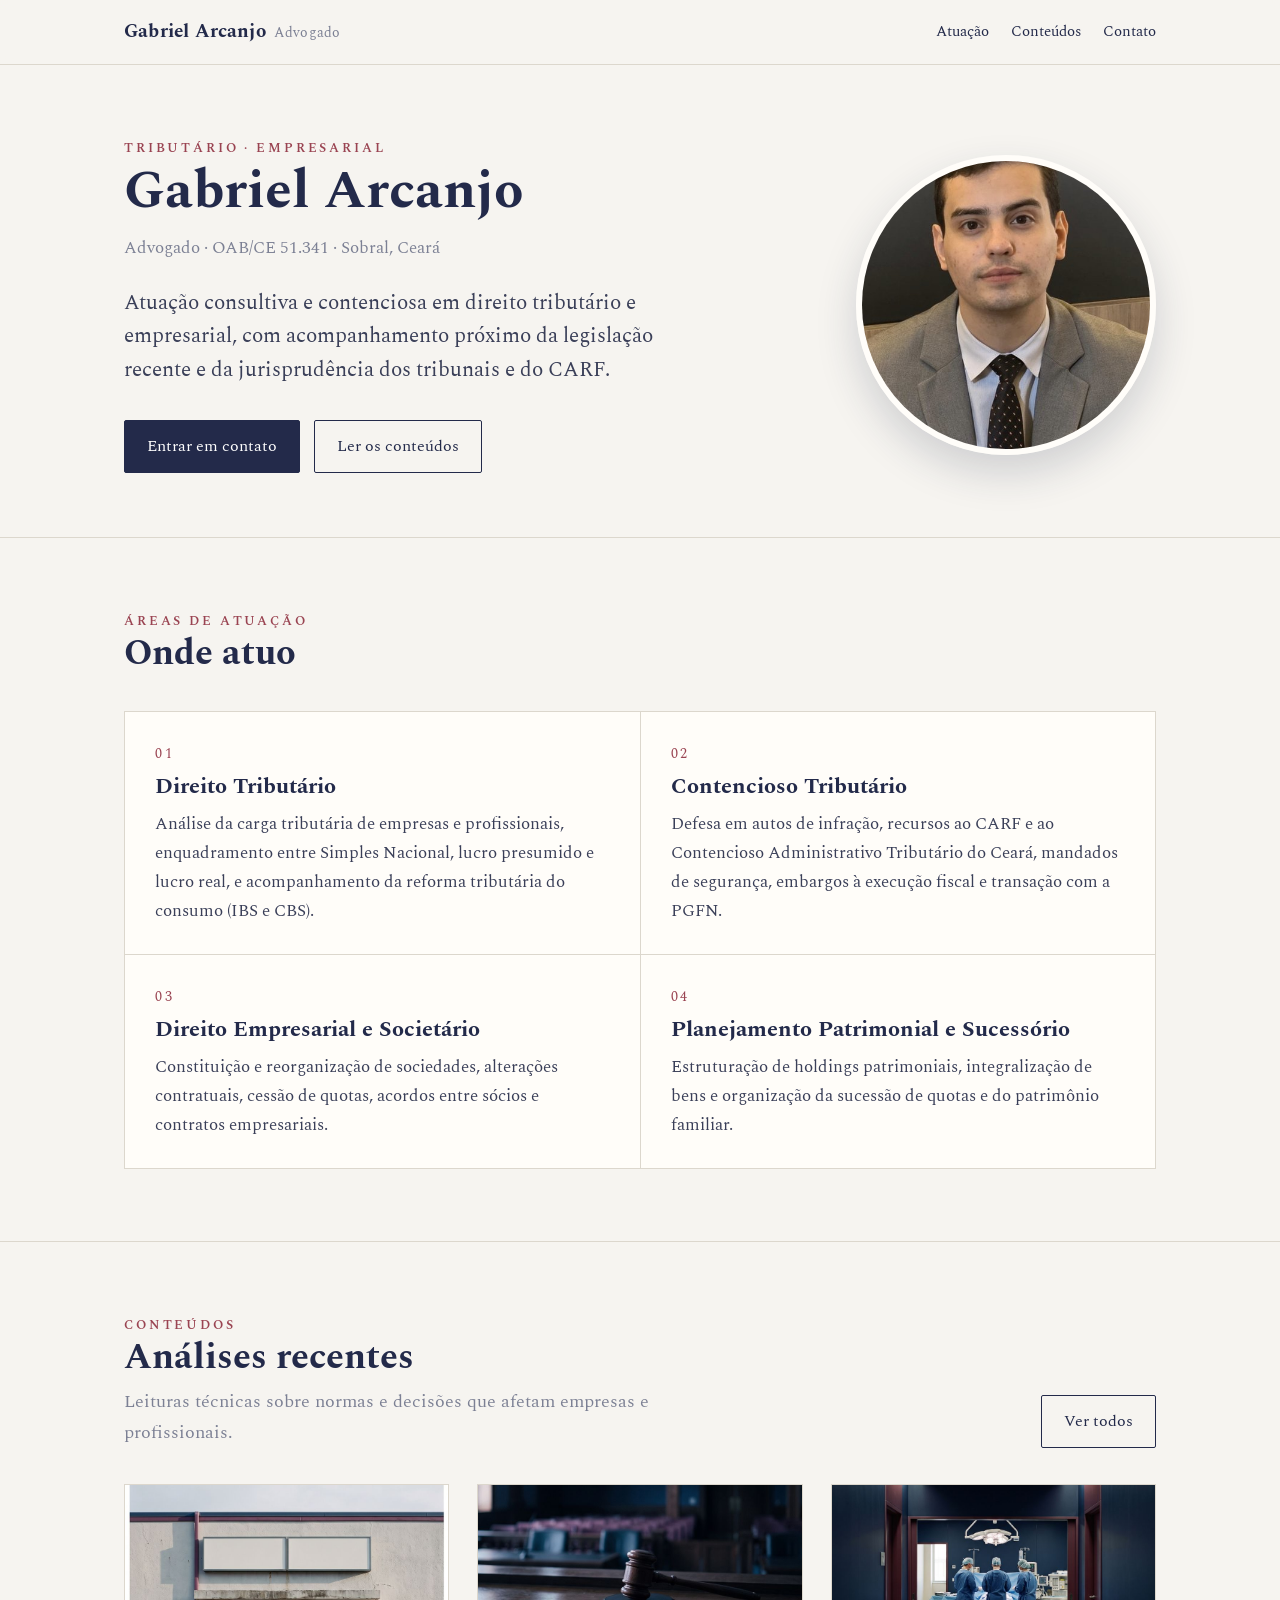
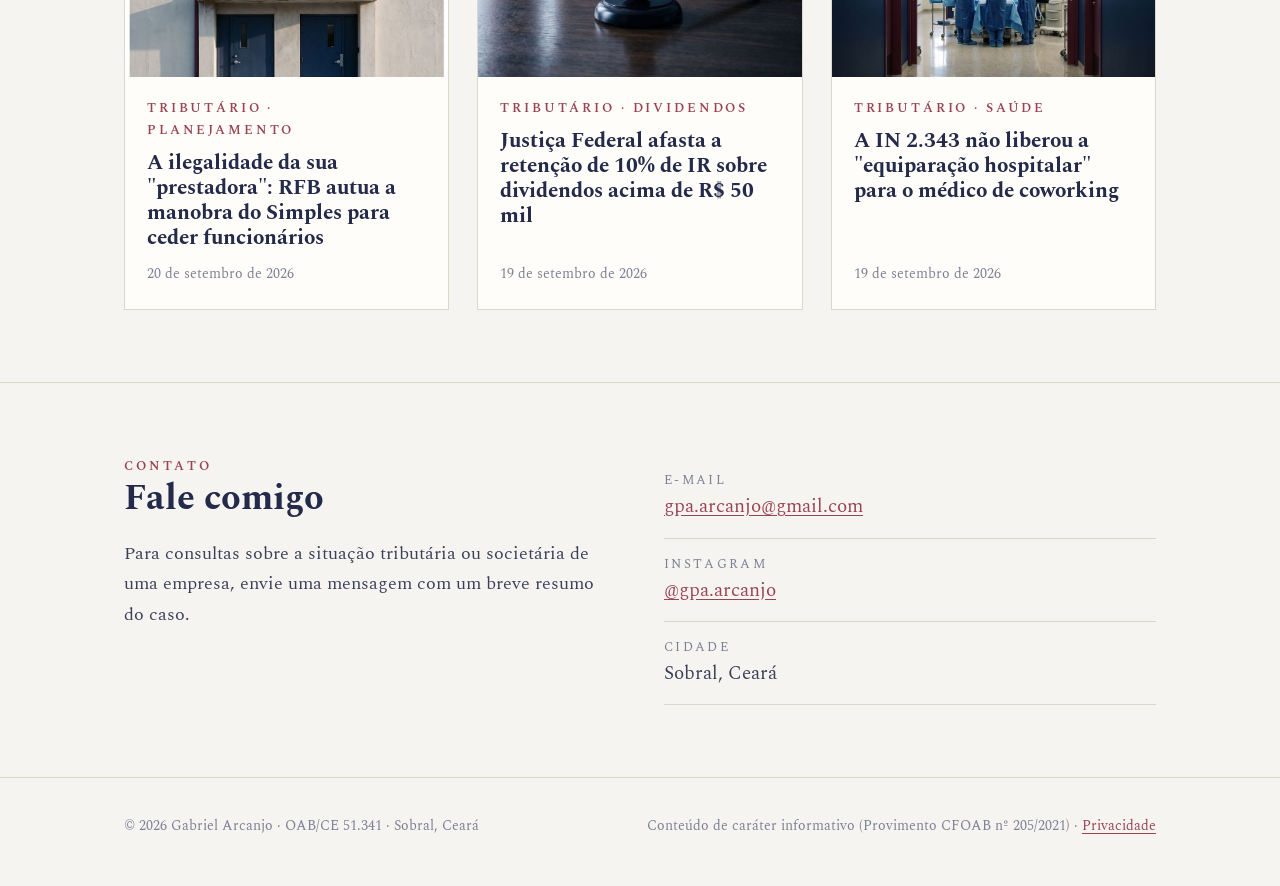
<file: index.html>
<!DOCTYPE html>
<html lang="pt-BR">
<head>
<meta charset="utf-8">
<meta name="viewport" content="width=device-width, initial-scale=1">
<title>Gabriel Arcanjo — Advogado · Tributário e Empresarial</title>
<meta name="description" content="Gabriel Arcanjo, advogado (OAB/CE 51.341) em Sobral, Ceará. Direito tributário e empresarial.">
<meta property="og:title" content="Gabriel Arcanjo — Advogado · Tributário e Empresarial">
<meta property="og:description" content="Gabriel Arcanjo, advogado (OAB/CE 51.341) em Sobral, Ceará. Direito tributário e empresarial.">
<meta property="og:type" content="website">
<link rel="preconnect" href="https://fonts.googleapis.com">
<link rel="preconnect" href="https://fonts.gstatic.com" crossorigin>
<link href="https://fonts.googleapis.com/css2?family=Spectral:ital,wght@0,400;0,600;0,700;1,400&display=swap" rel="stylesheet">
<link rel="stylesheet" href="estilo.css">
</head>
<body>
<header class="topo"><div class="envelope">
  <a class="marca" href="index.html">Gabriel Arcanjo<small>Advogado</small></a>
  <nav class="menu"><a href="index.html#atuacao">Atuação</a><a href="conteudos/index.html">Conteúdos</a><a href="index.html#contato">Contato</a></nav>
</div></header>

<section class="heroi"><div class="envelope">
  <div>
    <div class="rubrica">Tributário · Empresarial</div>
    <h1>Gabriel Arcanjo</h1>
    <p class="oab">Advogado · OAB/CE 51.341 · Sobral, Ceará</p>
    <p class="intro">Atuação consultiva e contenciosa em direito tributário e empresarial, com acompanhamento
    próximo da legislação recente e da jurisprudência dos tribunais e do CARF.</p>
    <div class="botoes"><a class="botao cheio" href="#contato">Entrar em contato</a>
    <a class="botao vazio" href="conteudos/index.html">Ler os conteúdos</a></div>
  </div>
  <img class="foto" src="img/gabriel.jpg" alt="Gabriel Arcanjo">
</div></section>

<section class="bloco" id="atuacao"><div class="envelope">
  <div class="cabeca"><div><div class="rubrica">Áreas de atuação</div><h2>Onde atuo</h2></div></div>
  <div class="grade-areas"><div class="area"><div class="num">01</div><h3>Direito Tributário</h3><p>Análise da carga tributária de empresas e profissionais, enquadramento entre Simples Nacional, lucro presumido e lucro real, e acompanhamento da reforma tributária do consumo (IBS e CBS).</p></div><div class="area"><div class="num">02</div><h3>Contencioso Tributário</h3><p>Defesa em autos de infração, recursos ao CARF e ao Contencioso Administrativo Tributário do Ceará, mandados de segurança, embargos à execução fiscal e transação com a PGFN.</p></div><div class="area"><div class="num">03</div><h3>Direito Empresarial e Societário</h3><p>Constituição e reorganização de sociedades, alterações contratuais, cessão de quotas, acordos entre sócios e contratos empresariais.</p></div><div class="area"><div class="num">04</div><h3>Planejamento Patrimonial e Sucessório</h3><p>Estruturação de holdings patrimoniais, integralização de bens e organização da sucessão de quotas e do patrimônio familiar.</p></div></div>
</div></section>

<section class="bloco" id="conteudos"><div class="envelope">
  <div class="cabeca"><div><div class="rubrica">Conteúdos</div><h2>Análises recentes</h2>
  <p>Leituras técnicas sobre normas e decisões que afetam empresas e profissionais.</p></div>
  <a class="botao vazio" href="conteudos/index.html">Ver todos</a></div>
  <div class="grade-conteudos"><a class="cartao" href="conteudos/prestadora-simples-cessao-simulacao.html"><img src="img/2026-09-20_prestadora-simples-cessao-simulacao-foto.jpg" alt="" loading="lazy"><div class="corpo"><div class="rubrica">Tributário · Planejamento</div><h3>A ilegalidade da sua &quot;prestadora&quot;: RFB autua a manobra do Simples para ceder funcionários</h3><div class="data">20 de setembro de 2026</div></div></a><a class="cartao" href="conteudos/ir-10-dividendos-decisao.html"><img src="img/2026-09-19_ir-10-dividendos-decisao-foto.jpg" alt="" loading="lazy"><div class="corpo"><div class="rubrica">Tributário · Dividendos</div><h3>Justiça Federal afasta a retenção de 10% de IR sobre dividendos acima de R$ 50 mil</h3><div class="data">19 de setembro de 2026</div></div></a><a class="cartao" href="conteudos/in-2343-equiparacao-hospitalar.html"><img src="img/2026-09-19_in-2343-equiparacao-hospitalar-foto.jpg" alt="" loading="lazy"><div class="corpo"><div class="rubrica">Tributário · Saúde</div><h3>A IN 2.343 não liberou a &quot;equiparação hospitalar&quot; para o médico de coworking</h3><div class="data">19 de setembro de 2026</div></div></a></div>
</div></section>

<section class="bloco contato" id="contato"><div class="envelope">
  <div><div class="rubrica">Contato</div><h2>Fale comigo</h2>
  <p>Para consultas sobre a situação tributária ou societária de uma empresa, envie uma mensagem com um breve
  resumo do caso.</p></div>
  <ul>
    <li><span>E-mail</span><a href="mailto:gpa.arcanjo@gmail.com">gpa.arcanjo@gmail.com</a></li>
    <li><span>Instagram</span><a href="https://www.instagram.com/gpa.arcanjo/">@gpa.arcanjo</a></li>
    <li><span>Cidade</span>Sobral, Ceará</li>
  </ul>
</div></section>

<footer class="rodape"><div class="envelope">
  <div>© 2026 Gabriel Arcanjo · OAB/CE 51.341 · Sobral, Ceará</div>
  <div>Conteúdo de caráter informativo (Provimento CFOAB nº 205/2021) · <a href="privacidade.html">Privacidade</a></div>
</div></footer>
</body>
</html>
</file>
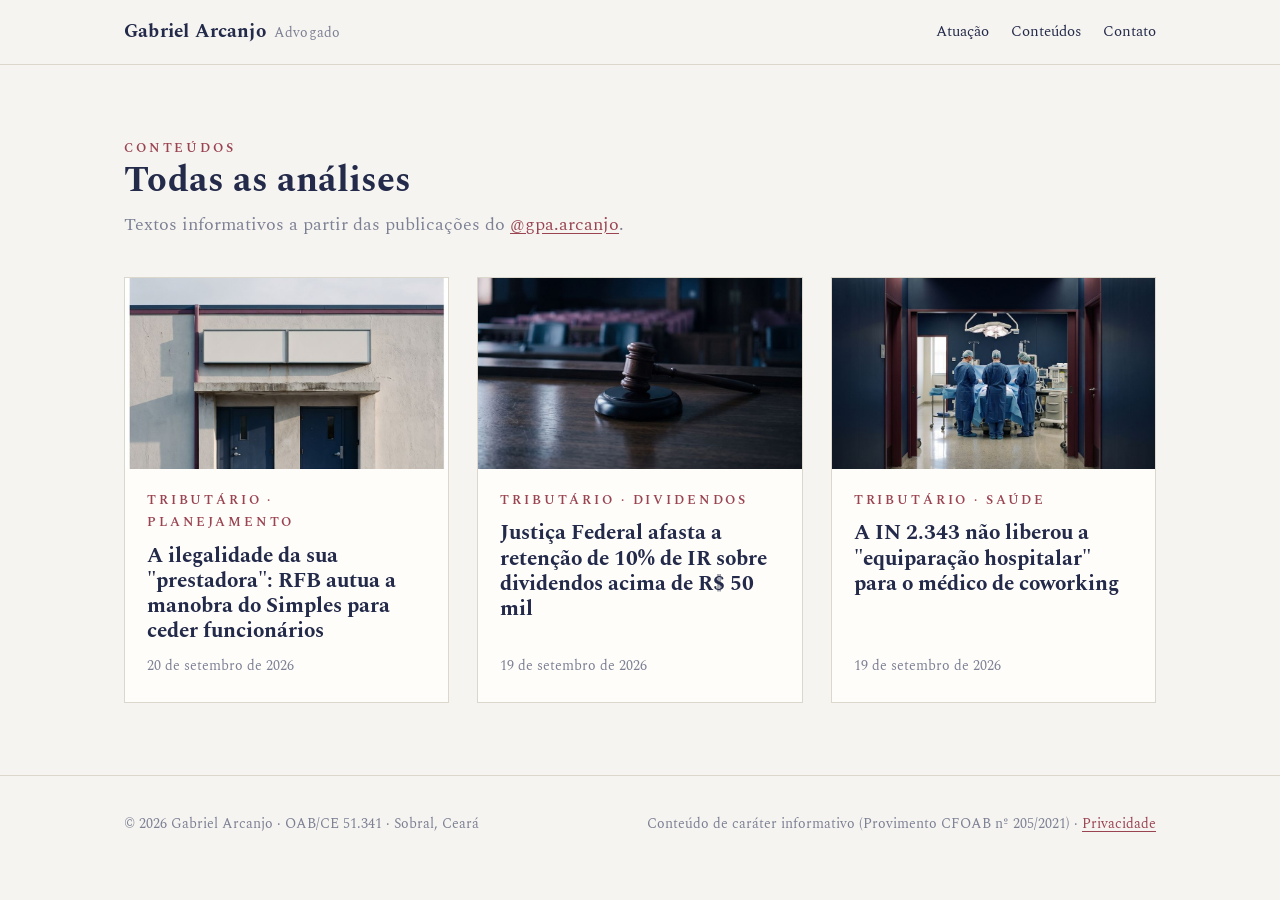
<file: conteudos/index.html>
<!DOCTYPE html>
<html lang="pt-BR">
<head>
<meta charset="utf-8">
<meta name="viewport" content="width=device-width, initial-scale=1">
<title>Conteúdos — Gabriel Arcanjo</title>
<meta name="description" content="Análises de direito tributário e empresarial.">
<meta property="og:title" content="Conteúdos — Gabriel Arcanjo">
<meta property="og:description" content="Análises de direito tributário e empresarial.">
<meta property="og:type" content="website">
<link rel="preconnect" href="https://fonts.googleapis.com">
<link rel="preconnect" href="https://fonts.gstatic.com" crossorigin>
<link href="https://fonts.googleapis.com/css2?family=Spectral:ital,wght@0,400;0,600;0,700;1,400&display=swap" rel="stylesheet">
<link rel="stylesheet" href="../estilo.css">
</head>
<body>
<header class="topo"><div class="envelope">
  <a class="marca" href="../index.html">Gabriel Arcanjo<small>Advogado</small></a>
  <nav class="menu"><a href="../index.html#atuacao">Atuação</a><a href="../conteudos/index.html">Conteúdos</a><a href="../index.html#contato">Contato</a></nav>
</div></header>
<section class="bloco"><div class="envelope"><div class="cabeca"><div><div class="rubrica">Conteúdos</div><h2>Todas as análises</h2><p>Textos informativos a partir das publicações do <a href="https://www.instagram.com/gpa.arcanjo/">@gpa.arcanjo</a>.</p></div></div><div class="grade-conteudos"><a class="cartao" href="../conteudos/prestadora-simples-cessao-simulacao.html"><img src="../img/2026-09-20_prestadora-simples-cessao-simulacao-foto.jpg" alt="" loading="lazy"><div class="corpo"><div class="rubrica">Tributário · Planejamento</div><h3>A ilegalidade da sua &quot;prestadora&quot;: RFB autua a manobra do Simples para ceder funcionários</h3><div class="data">20 de setembro de 2026</div></div></a><a class="cartao" href="../conteudos/ir-10-dividendos-decisao.html"><img src="../img/2026-09-19_ir-10-dividendos-decisao-foto.jpg" alt="" loading="lazy"><div class="corpo"><div class="rubrica">Tributário · Dividendos</div><h3>Justiça Federal afasta a retenção de 10% de IR sobre dividendos acima de R$ 50 mil</h3><div class="data">19 de setembro de 2026</div></div></a><a class="cartao" href="../conteudos/in-2343-equiparacao-hospitalar.html"><img src="../img/2026-09-19_in-2343-equiparacao-hospitalar-foto.jpg" alt="" loading="lazy"><div class="corpo"><div class="rubrica">Tributário · Saúde</div><h3>A IN 2.343 não liberou a &quot;equiparação hospitalar&quot; para o médico de coworking</h3><div class="data">19 de setembro de 2026</div></div></a></div></div></section>
<footer class="rodape"><div class="envelope">
  <div>© 2026 Gabriel Arcanjo · OAB/CE 51.341 · Sobral, Ceará</div>
  <div>Conteúdo de caráter informativo (Provimento CFOAB nº 205/2021) · <a href="../privacidade.html">Privacidade</a></div>
</div></footer>
</body>
</html>
</file>
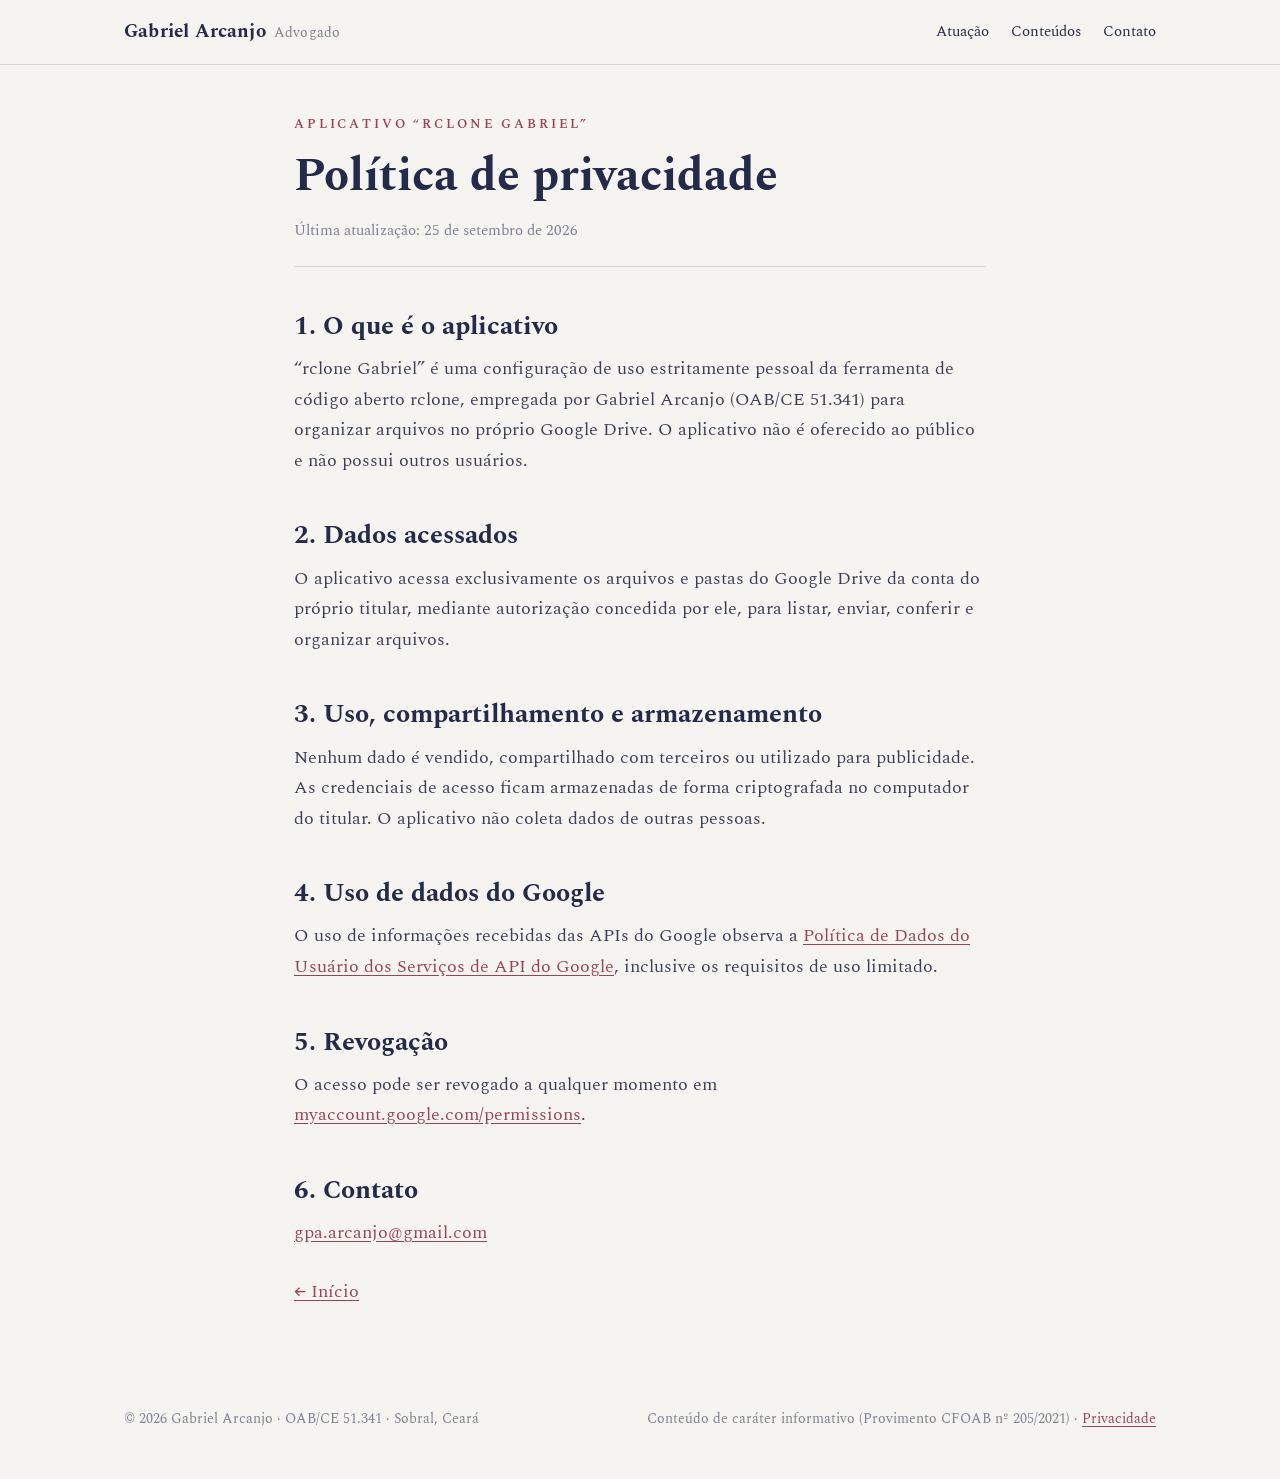
<file: privacidade.html>
<!DOCTYPE html>
<html lang="pt-BR">
<head>
<meta charset="utf-8">
<meta name="viewport" content="width=device-width, initial-scale=1">
<title>Política de privacidade — rclone Gabriel</title>
<meta name="description" content="Política de privacidade do aplicativo rclone Gabriel.">
<meta property="og:title" content="Política de privacidade — rclone Gabriel">
<meta property="og:description" content="Política de privacidade do aplicativo rclone Gabriel.">
<meta property="og:type" content="website">
<link rel="preconnect" href="https://fonts.googleapis.com">
<link rel="preconnect" href="https://fonts.gstatic.com" crossorigin>
<link href="https://fonts.googleapis.com/css2?family=Spectral:ital,wght@0,400;0,600;0,700;1,400&display=swap" rel="stylesheet">
<link rel="stylesheet" href="estilo.css">
</head>
<body>
<header class="topo"><div class="envelope">
  <a class="marca" href="index.html">Gabriel Arcanjo<small>Advogado</small></a>
  <nav class="menu"><a href="index.html#atuacao">Atuação</a><a href="conteudos/index.html">Conteúdos</a><a href="index.html#contato">Contato</a></nav>
</div></header>
<article class="artigo">
<div class="rubrica">Aplicativo “rclone Gabriel”</div>
<h1>Política de privacidade</h1>
<div class="meta">Última atualização: 25 de setembro de 2026</div>
<h2>1. O que é o aplicativo</h2>
<p>“rclone Gabriel” é uma configuração de uso estritamente pessoal da ferramenta de código aberto rclone, empregada
por Gabriel Arcanjo (OAB/CE 51.341) para organizar arquivos no próprio Google Drive. O aplicativo não é oferecido ao
público e não possui outros usuários.</p>
<h2>2. Dados acessados</h2>
<p>O aplicativo acessa exclusivamente os arquivos e pastas do Google Drive da conta do próprio titular, mediante
autorização concedida por ele, para listar, enviar, conferir e organizar arquivos.</p>
<h2>3. Uso, compartilhamento e armazenamento</h2>
<p>Nenhum dado é vendido, compartilhado com terceiros ou utilizado para publicidade. As credenciais de acesso ficam
armazenadas de forma criptografada no computador do titular. O aplicativo não coleta dados de outras pessoas.</p>
<h2>4. Uso de dados do Google</h2>
<p>O uso de informações recebidas das APIs do Google observa a
<a href="https://developers.google.com/terms/api-services-user-data-policy">Política de Dados do Usuário dos Serviços
de API do Google</a>, inclusive os requisitos de uso limitado.</p>
<h2>5. Revogação</h2>
<p>O acesso pode ser revogado a qualquer momento em
<a href="https://myaccount.google.com/permissions">myaccount.google.com/permissions</a>.</p>
<h2>6. Contato</h2>
<p><a href="mailto:gpa.arcanjo@gmail.com">gpa.arcanjo@gmail.com</a></p>
<a class="voltar" href="index.html">← Início</a>
</article>
<footer class="rodape"><div class="envelope">
  <div>© 2026 Gabriel Arcanjo · OAB/CE 51.341 · Sobral, Ceará</div>
  <div>Conteúdo de caráter informativo (Provimento CFOAB nº 205/2021) · <a href="privacidade.html">Privacidade</a></div>
</div></footer>
</body>
</html>
</file>
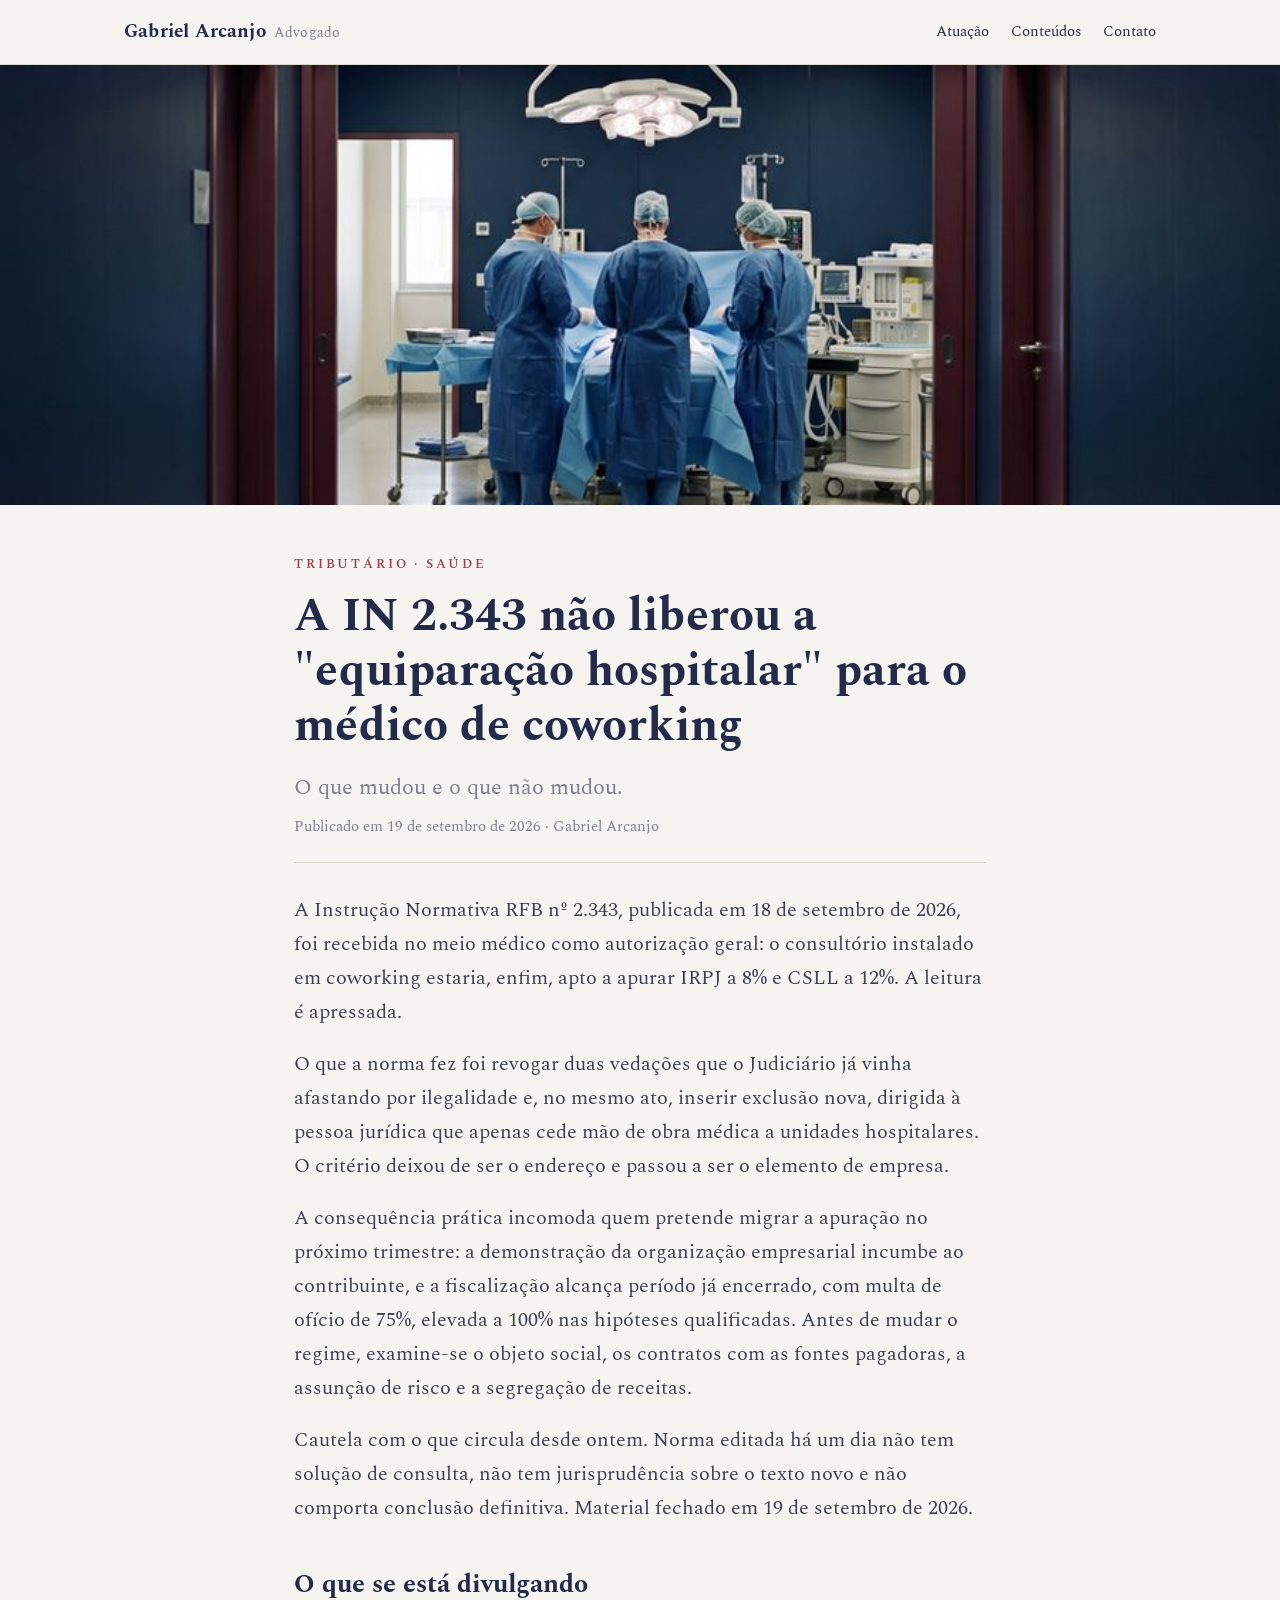
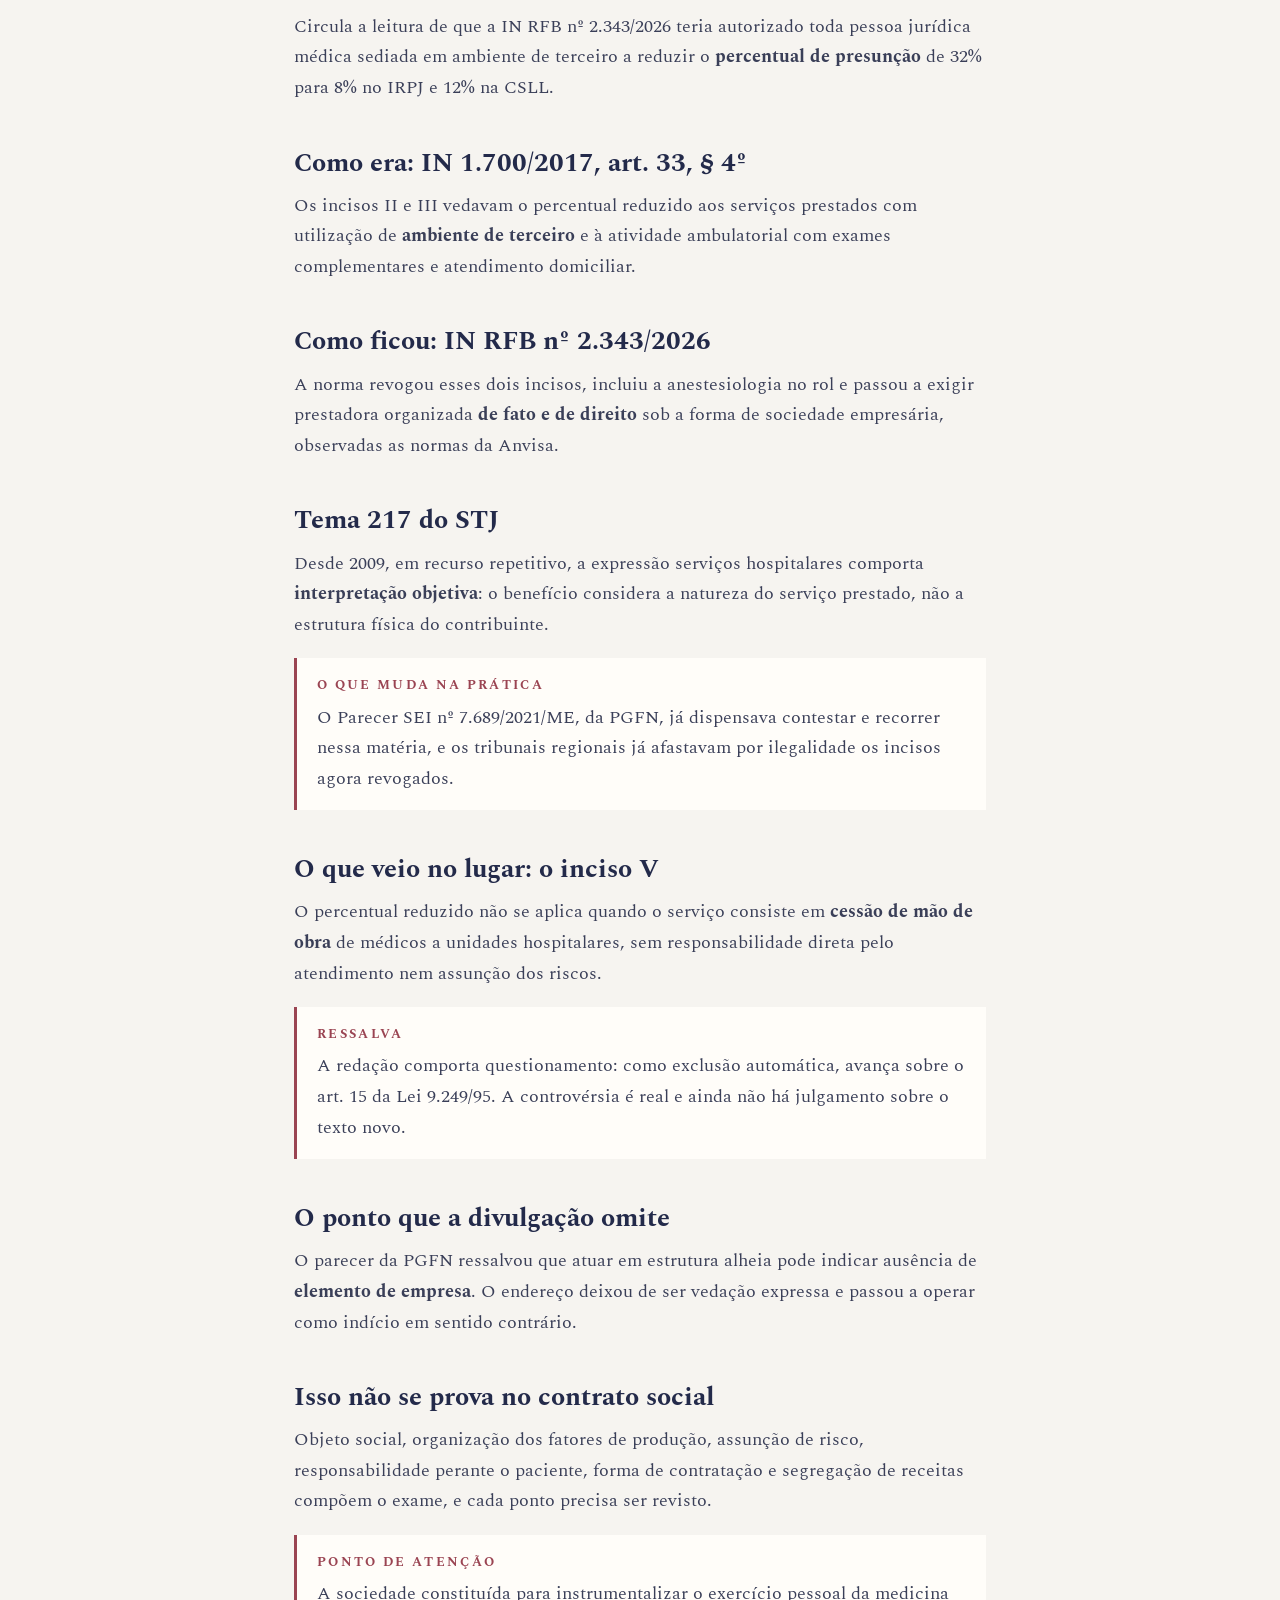
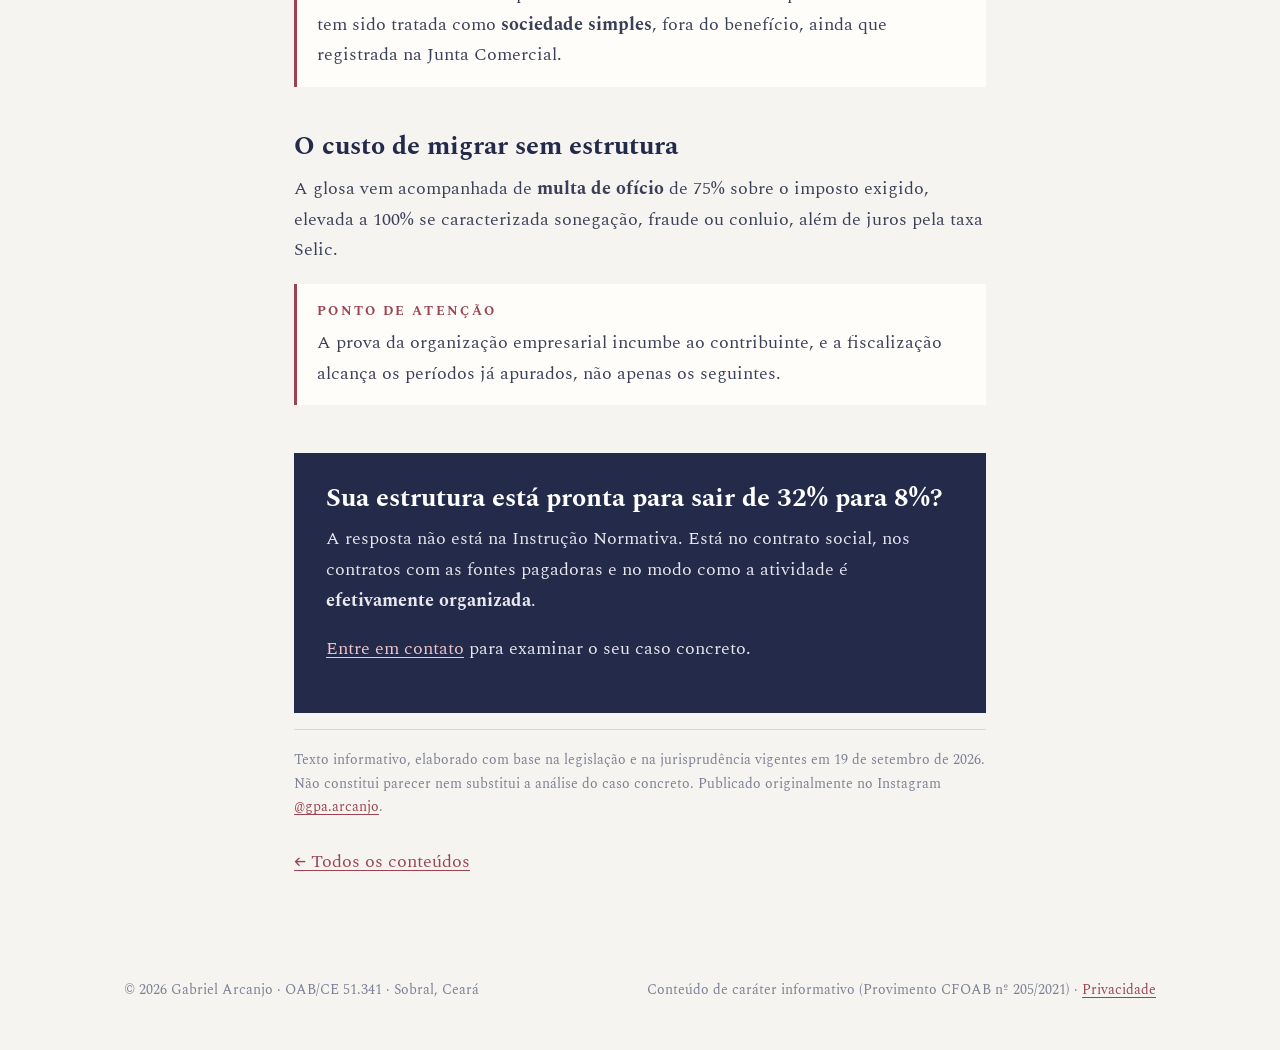
<file: conteudos/in-2343-equiparacao-hospitalar.html>
<!DOCTYPE html>
<html lang="pt-BR">
<head>
<meta charset="utf-8">
<meta name="viewport" content="width=device-width, initial-scale=1">
<title>A IN 2.343 não liberou a &quot;equiparação hospitalar&quot; para o médico de coworking — Gabriel Arcanjo</title>
<meta name="description" content="O que mudou e o que não mudou.">
<meta property="og:title" content="A IN 2.343 não liberou a &quot;equiparação hospitalar&quot; para o médico de coworking — Gabriel Arcanjo">
<meta property="og:description" content="O que mudou e o que não mudou.">
<meta property="og:type" content="website">
<link rel="preconnect" href="https://fonts.googleapis.com">
<link rel="preconnect" href="https://fonts.gstatic.com" crossorigin>
<link href="https://fonts.googleapis.com/css2?family=Spectral:ital,wght@0,400;0,600;0,700;1,400&display=swap" rel="stylesheet">
<link rel="stylesheet" href="../estilo.css">
</head>
<body>
<header class="topo"><div class="envelope">
  <a class="marca" href="../index.html">Gabriel Arcanjo<small>Advogado</small></a>
  <nav class="menu"><a href="../index.html#atuacao">Atuação</a><a href="../conteudos/index.html">Conteúdos</a><a href="../index.html#contato">Contato</a></nav>
</div></header>
<img class="artigo-capa" src="../img/2026-09-19_in-2343-equiparacao-hospitalar-foto.jpg" alt="">
<article class="artigo">
<div class="rubrica">Tributário · Saúde</div>
<h1>A IN 2.343 não liberou a <strong>"equiparação hospitalar"</strong> para o médico de coworking</h1>
<p class="lead">O que mudou e o que não mudou.</p>
<div class="meta">Publicado em 19 de setembro de 2026 · Gabriel Arcanjo</div>
<div class="abertura"><p>A Instrução Normativa RFB nº 2.343, publicada em 18 de setembro de 2026, foi recebida no meio médico como autorização geral: o consultório instalado em coworking estaria, enfim, apto a apurar IRPJ a 8% e CSLL a 12%. A leitura é apressada.</p><p>O que a norma fez foi revogar duas vedações que o Judiciário já vinha afastando por ilegalidade e, no mesmo ato, inserir exclusão nova, dirigida à pessoa jurídica que apenas cede mão de obra médica a unidades hospitalares. O critério deixou de ser o endereço e passou a ser o elemento de empresa.</p><p>A consequência prática incomoda quem pretende migrar a apuração no próximo trimestre: a demonstração da organização empresarial incumbe ao contribuinte, e a fiscalização alcança período já encerrado, com multa de ofício de 75%, elevada a 100% nas hipóteses qualificadas. Antes de mudar o regime, examine-se o objeto social, os contratos com as fontes pagadoras, a assunção de risco e a segregação de receitas.</p><p>Cautela com o que circula desde ontem. Norma editada há um dia não tem solução de consulta, não tem jurisprudência sobre o texto novo e não comporta conclusão definitiva. Material fechado em 19 de setembro de 2026.</p></div>
<h2>O que se está divulgando</h2>
<p>Circula a leitura de que a IN RFB nº 2.343/2026 teria autorizado toda pessoa jurídica médica sediada em ambiente de terceiro a reduzir o <strong>percentual de presunção</strong> de 32% para 8% no IRPJ e 12% na CSLL.</p>
<h2>Como era: IN 1.700/2017, art. 33, § 4º</h2>
<p>Os incisos II e III vedavam o percentual reduzido aos serviços prestados com utilização de <strong>ambiente de terceiro</strong> e à atividade ambulatorial com exames complementares e atendimento domiciliar.</p>
<h2>Como ficou: IN RFB nº 2.343/2026</h2>
<p>A norma revogou esses dois incisos, incluiu a anestesiologia no rol e passou a exigir prestadora organizada <strong>de fato e de direito</strong> sob a forma de sociedade empresária, observadas as normas da Anvisa.</p>
<h2>Tema 217 do STJ</h2>
<p>Desde 2009, em recurso repetitivo, a expressão serviços hospitalares comporta <strong>interpretação objetiva</strong>: o benefício considera a natureza do serviço prestado, não a estrutura física do contribuinte.</p>
<div class="nota"><b>O que muda na prática</b>O Parecer SEI nº 7.689/2021/ME, da PGFN, já dispensava contestar e recorrer nessa matéria, e os tribunais regionais já afastavam por ilegalidade os incisos agora revogados.</div>
<h2>O que veio no lugar: o inciso V</h2>
<p>O percentual reduzido não se aplica quando o serviço consiste em <strong>cessão de mão de obra</strong> de médicos a unidades hospitalares, sem responsabilidade direta pelo atendimento nem assunção dos riscos.</p>
<div class="nota"><b>Ressalva</b>A redação comporta questionamento: como exclusão automática, avança sobre o art. 15 da Lei 9.249/95. A controvérsia é real e ainda não há julgamento sobre o texto novo.</div>
<h2>O ponto que a divulgação omite</h2>
<p>O parecer da PGFN ressalvou que atuar em estrutura alheia pode indicar ausência de <strong>elemento de empresa</strong>. O endereço deixou de ser vedação expressa e passou a operar como indício em sentido contrário.</p>
<h2>Isso não se prova no contrato social</h2>
<p>Objeto social, organização dos fatores de produção, assunção de risco, responsabilidade perante o paciente, forma de contratação e segregação de receitas compõem o exame, e cada ponto precisa ser revisto.</p>
<div class="nota"><b>Ponto de atenção</b>A sociedade constituída para instrumentalizar o exercício pessoal da medicina tem sido tratada como <strong>sociedade simples</strong>, fora do benefício, ainda que registrada na Junta Comercial.</div>
<h2>O custo de migrar sem estrutura</h2>
<p>A glosa vem acompanhada de <strong>multa de ofício</strong> de 75% sobre o imposto exigido, elevada a 100% se caracterizada sonegação, fraude ou conluio, além de juros pela taxa Selic.</p>
<div class="nota"><b>Ponto de atenção</b>A prova da organização empresarial incumbe ao contribuinte, e a fiscalização alcança os períodos já apurados, não apenas os seguintes.</div>
<div class="fecho"><h2>Sua estrutura está pronta para sair de 32% para 8%?</h2><p>A resposta não está na Instrução Normativa. Está no contrato social, nos contratos com as fontes pagadoras e no modo como a atividade é <strong>efetivamente organizada</strong>.</p><p><a href="../index.html#contato">Entre em contato</a> para examinar o seu caso concreto.</p></div>
<p class="aviso">Texto informativo, elaborado com base na legislação e na jurisprudência vigentes em 19 de setembro de 2026. Não constitui parecer nem substitui a análise do caso concreto. Publicado originalmente no Instagram <a href="https://www.instagram.com/gpa.arcanjo/">@gpa.arcanjo</a>.</p>
<a class="voltar" href="index.html">← Todos os conteúdos</a></article>
<footer class="rodape"><div class="envelope">
  <div>© 2026 Gabriel Arcanjo · OAB/CE 51.341 · Sobral, Ceará</div>
  <div>Conteúdo de caráter informativo (Provimento CFOAB nº 205/2021) · <a href="../privacidade.html">Privacidade</a></div>
</div></footer>
</body>
</html>
</file>
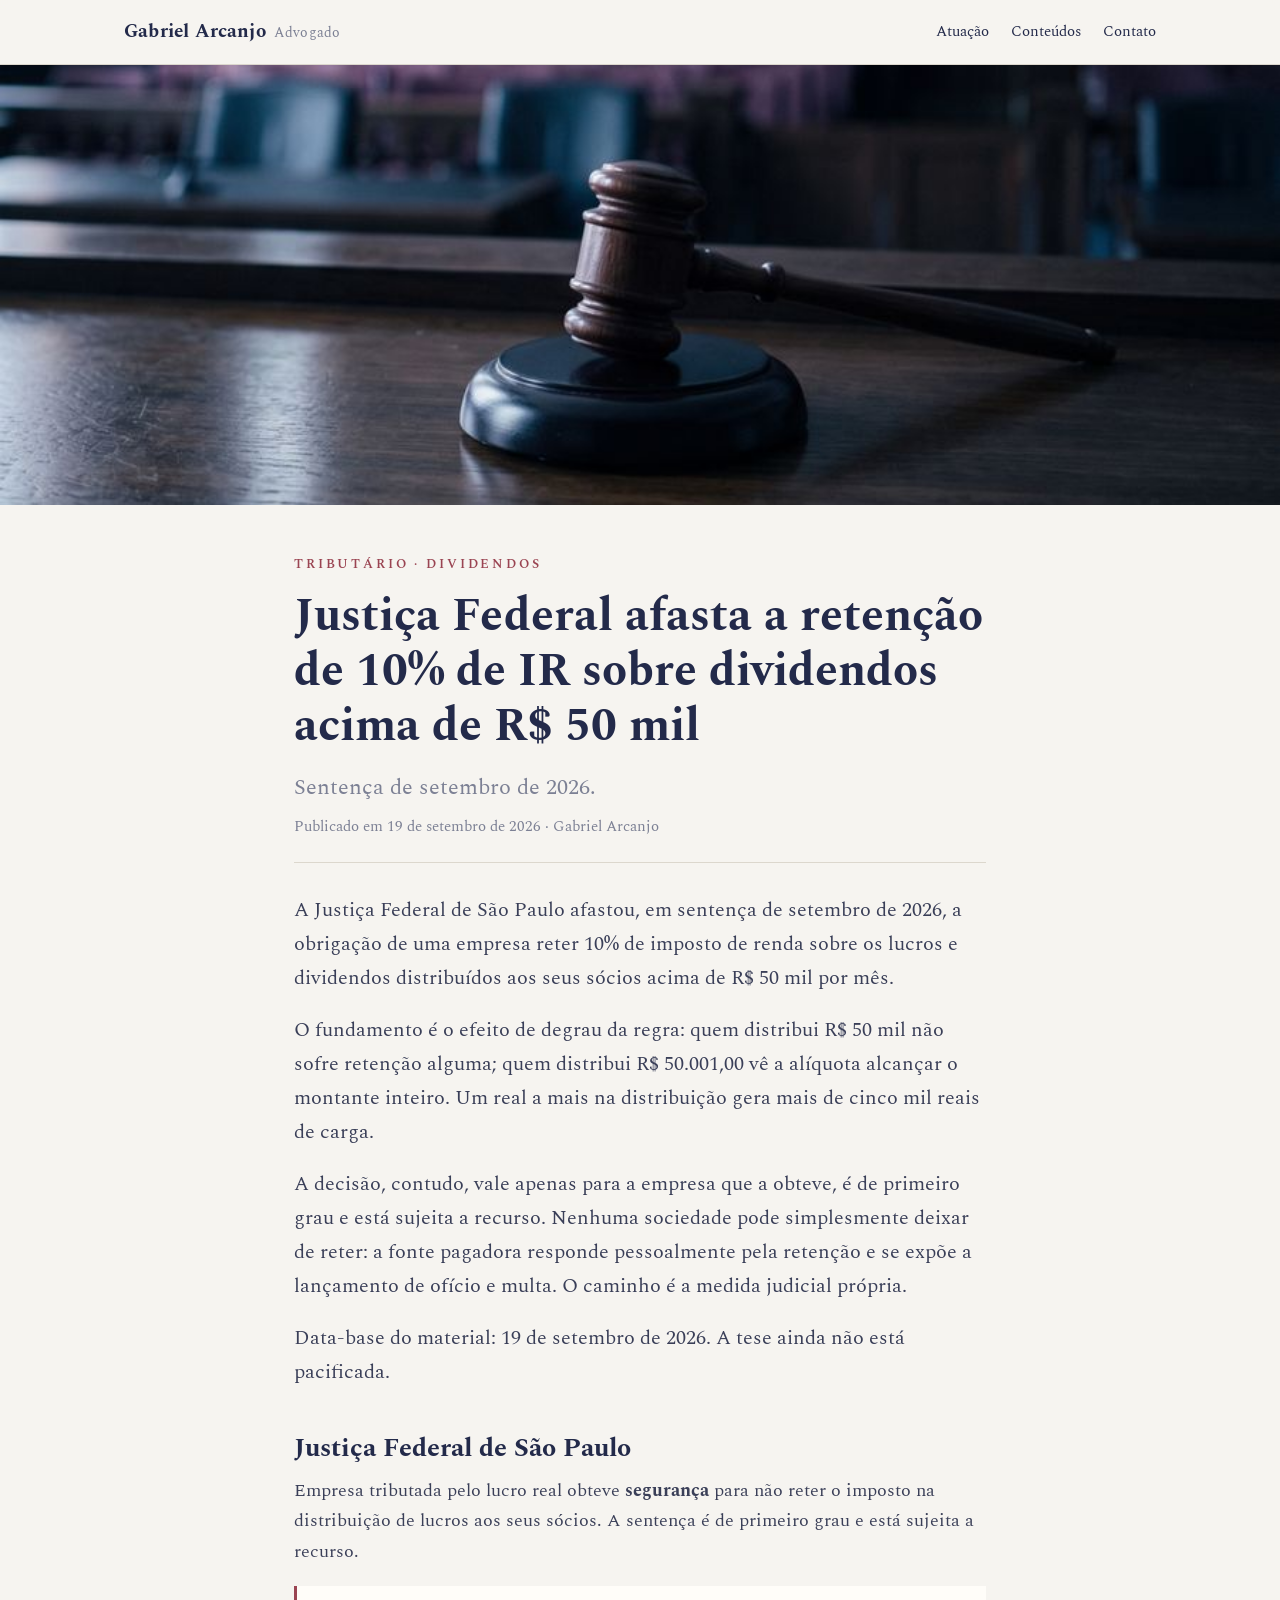
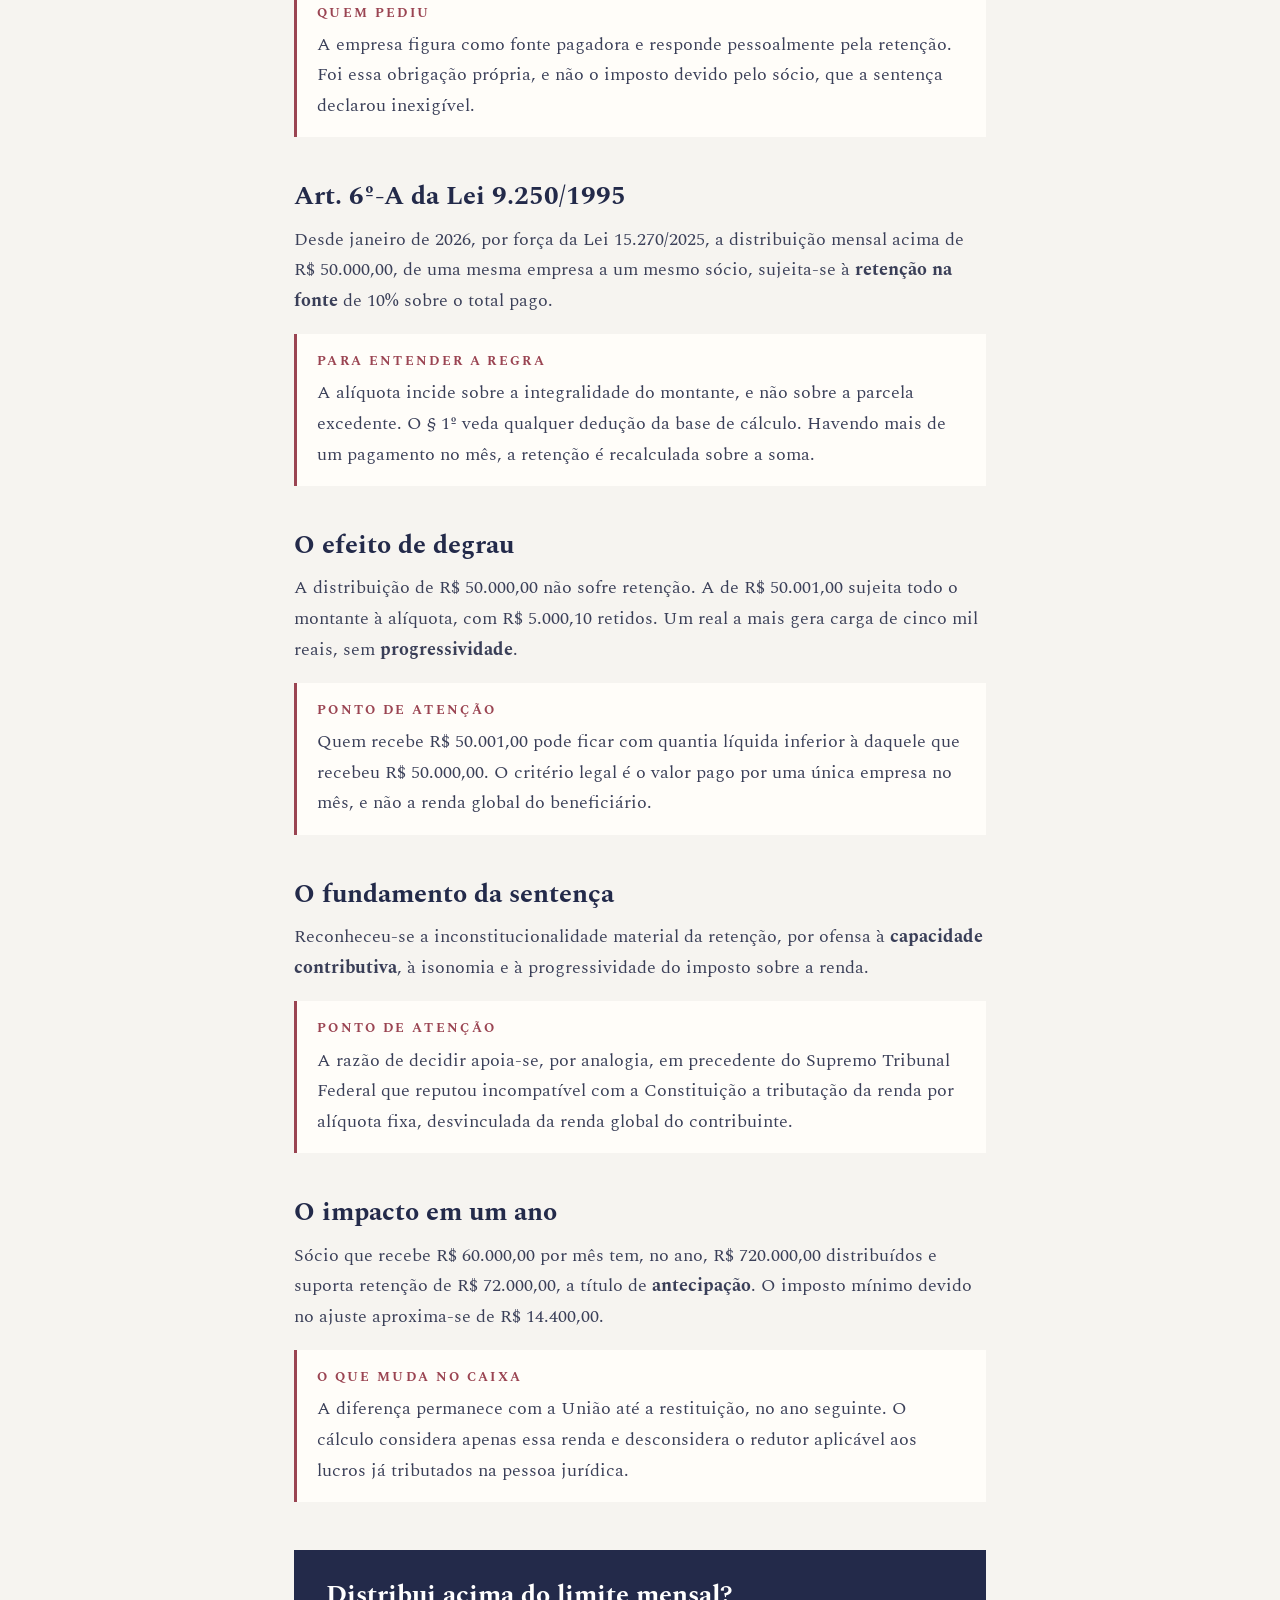
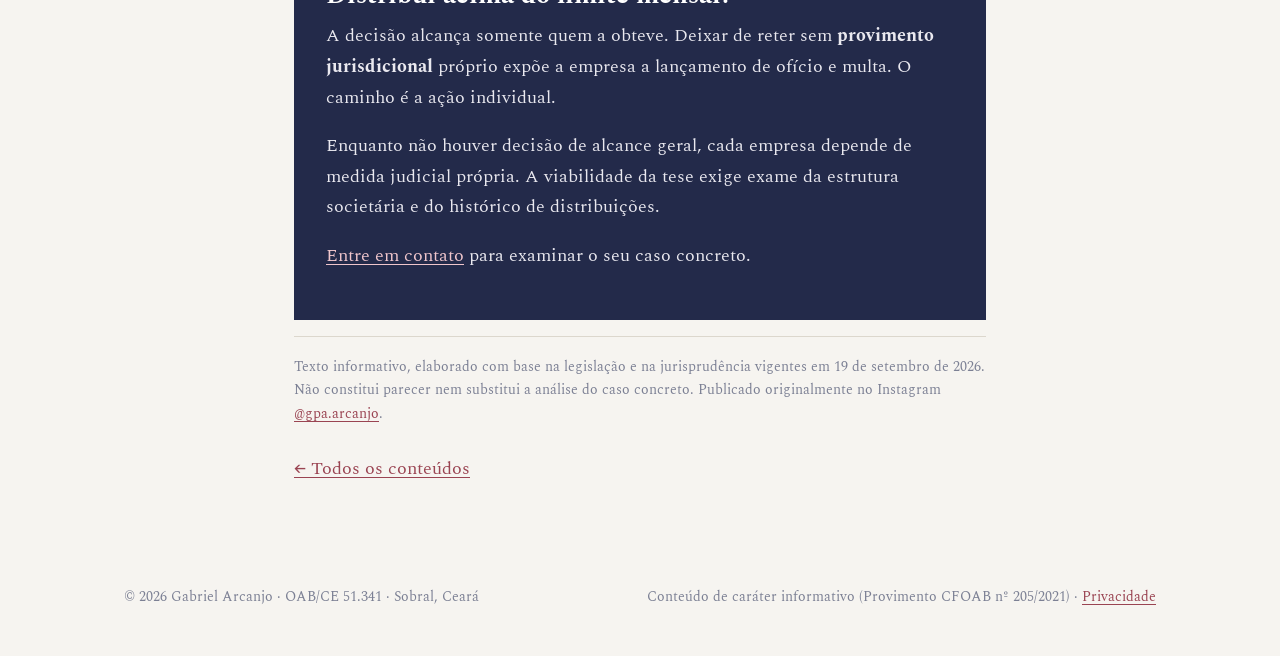
<file: conteudos/ir-10-dividendos-decisao.html>
<!DOCTYPE html>
<html lang="pt-BR">
<head>
<meta charset="utf-8">
<meta name="viewport" content="width=device-width, initial-scale=1">
<title>Justiça Federal afasta a retenção de 10% de IR sobre dividendos acima de R$ 50 mil — Gabriel Arcanjo</title>
<meta name="description" content="Sentença de setembro de 2026.">
<meta property="og:title" content="Justiça Federal afasta a retenção de 10% de IR sobre dividendos acima de R$ 50 mil — Gabriel Arcanjo">
<meta property="og:description" content="Sentença de setembro de 2026.">
<meta property="og:type" content="website">
<link rel="preconnect" href="https://fonts.googleapis.com">
<link rel="preconnect" href="https://fonts.gstatic.com" crossorigin>
<link href="https://fonts.googleapis.com/css2?family=Spectral:ital,wght@0,400;0,600;0,700;1,400&display=swap" rel="stylesheet">
<link rel="stylesheet" href="../estilo.css">
</head>
<body>
<header class="topo"><div class="envelope">
  <a class="marca" href="../index.html">Gabriel Arcanjo<small>Advogado</small></a>
  <nav class="menu"><a href="../index.html#atuacao">Atuação</a><a href="../conteudos/index.html">Conteúdos</a><a href="../index.html#contato">Contato</a></nav>
</div></header>
<img class="artigo-capa" src="../img/2026-09-19_ir-10-dividendos-decisao-foto.jpg" alt="">
<article class="artigo">
<div class="rubrica">Tributário · Dividendos</div>
<h1>Justiça Federal afasta a retenção de 10% de IR sobre <strong>dividendos</strong> acima de R$ 50 mil</h1>
<p class="lead">Sentença de setembro de 2026.</p>
<div class="meta">Publicado em 19 de setembro de 2026 · Gabriel Arcanjo</div>
<div class="abertura"><p>A Justiça Federal de São Paulo afastou, em sentença de setembro de 2026, a obrigação de uma empresa reter 10% de imposto de renda sobre os lucros e dividendos distribuídos aos seus sócios acima de R$ 50 mil por mês.</p><p>O fundamento é o efeito de degrau da regra: quem distribui R$ 50 mil não sofre retenção alguma; quem distribui R$ 50.001,00 vê a alíquota alcançar o montante inteiro. Um real a mais na distribuição gera mais de cinco mil reais de carga.</p><p>A decisão, contudo, vale apenas para a empresa que a obteve, é de primeiro grau e está sujeita a recurso. Nenhuma sociedade pode simplesmente deixar de reter: a fonte pagadora responde pessoalmente pela retenção e se expõe a lançamento de ofício e multa. O caminho é a medida judicial própria.</p><p>Data-base do material: 19 de setembro de 2026. A tese ainda não está pacificada.</p></div>
<h2>Justiça Federal de São Paulo</h2>
<p>Empresa tributada pelo lucro real obteve <strong>segurança</strong> para não reter o imposto na distribuição de lucros aos seus sócios. A sentença é de primeiro grau e está sujeita a recurso.</p>
<div class="nota"><b>Quem pediu</b>A empresa figura como fonte pagadora e responde pessoalmente pela retenção. Foi essa obrigação própria, e não o imposto devido pelo sócio, que a sentença declarou inexigível.</div>
<h2>Art. 6º-A da Lei 9.250/1995</h2>
<p>Desde janeiro de 2026, por força da Lei 15.270/2025, a distribuição mensal acima de R$ 50.000,00, de uma mesma empresa a um mesmo sócio, sujeita-se à <strong>retenção na fonte</strong> de 10% sobre o total pago.</p>
<div class="nota"><b>Para entender a regra</b>A alíquota incide sobre a integralidade do montante, e não sobre a parcela excedente. O § 1º veda qualquer dedução da base de cálculo. Havendo mais de um pagamento no mês, a retenção é recalculada sobre a soma.</div>
<h2>O efeito de degrau</h2>
<p>A distribuição de R$ 50.000,00 não sofre retenção. A de R$ 50.001,00 sujeita todo o montante à alíquota, com R$ 5.000,10 retidos. Um real a mais gera carga de cinco mil reais, sem <strong>progressividade</strong>.</p>
<div class="nota"><b>Ponto de atenção</b>Quem recebe R$ 50.001,00 pode ficar com quantia líquida inferior à daquele que recebeu R$ 50.000,00. O critério legal é o valor pago por uma única empresa no mês, e não a renda global do beneficiário.</div>
<h2>O fundamento da sentença</h2>
<p>Reconheceu-se a inconstitucionalidade material da retenção, por ofensa à <strong>capacidade contributiva</strong>, à isonomia e à progressividade do imposto sobre a renda.</p>
<div class="nota"><b>Ponto de atenção</b>A razão de decidir apoia-se, por analogia, em precedente do Supremo Tribunal Federal que reputou incompatível com a Constituição a tributação da renda por alíquota fixa, desvinculada da renda global do contribuinte.</div>
<h2>O impacto em um ano</h2>
<p>Sócio que recebe R$ 60.000,00 por mês tem, no ano, R$ 720.000,00 distribuídos e suporta retenção de R$ 72.000,00, a título de <strong>antecipação</strong>. O imposto mínimo devido no ajuste aproxima-se de R$ 14.400,00.</p>
<div class="nota"><b>O que muda no caixa</b>A diferença permanece com a União até a restituição, no ano seguinte. O cálculo considera apenas essa renda e desconsidera o redutor aplicável aos lucros já tributados na pessoa jurídica.</div>
<div class="fecho"><h2>Distribui acima do limite mensal?</h2><p>A decisão alcança somente quem a obteve. Deixar de reter sem <strong>provimento jurisdicional</strong> próprio expõe a empresa a lançamento de ofício e multa. O caminho é a ação individual.</p><p>Enquanto não houver decisão de alcance geral, cada empresa depende de medida judicial própria. A viabilidade da tese exige exame da estrutura societária e do histórico de distribuições.</p><p><a href="../index.html#contato">Entre em contato</a> para examinar o seu caso concreto.</p></div>
<p class="aviso">Texto informativo, elaborado com base na legislação e na jurisprudência vigentes em 19 de setembro de 2026. Não constitui parecer nem substitui a análise do caso concreto. Publicado originalmente no Instagram <a href="https://www.instagram.com/gpa.arcanjo/">@gpa.arcanjo</a>.</p>
<a class="voltar" href="index.html">← Todos os conteúdos</a></article>
<footer class="rodape"><div class="envelope">
  <div>© 2026 Gabriel Arcanjo · OAB/CE 51.341 · Sobral, Ceará</div>
  <div>Conteúdo de caráter informativo (Provimento CFOAB nº 205/2021) · <a href="../privacidade.html">Privacidade</a></div>
</div></footer>
</body>
</html>
</file>
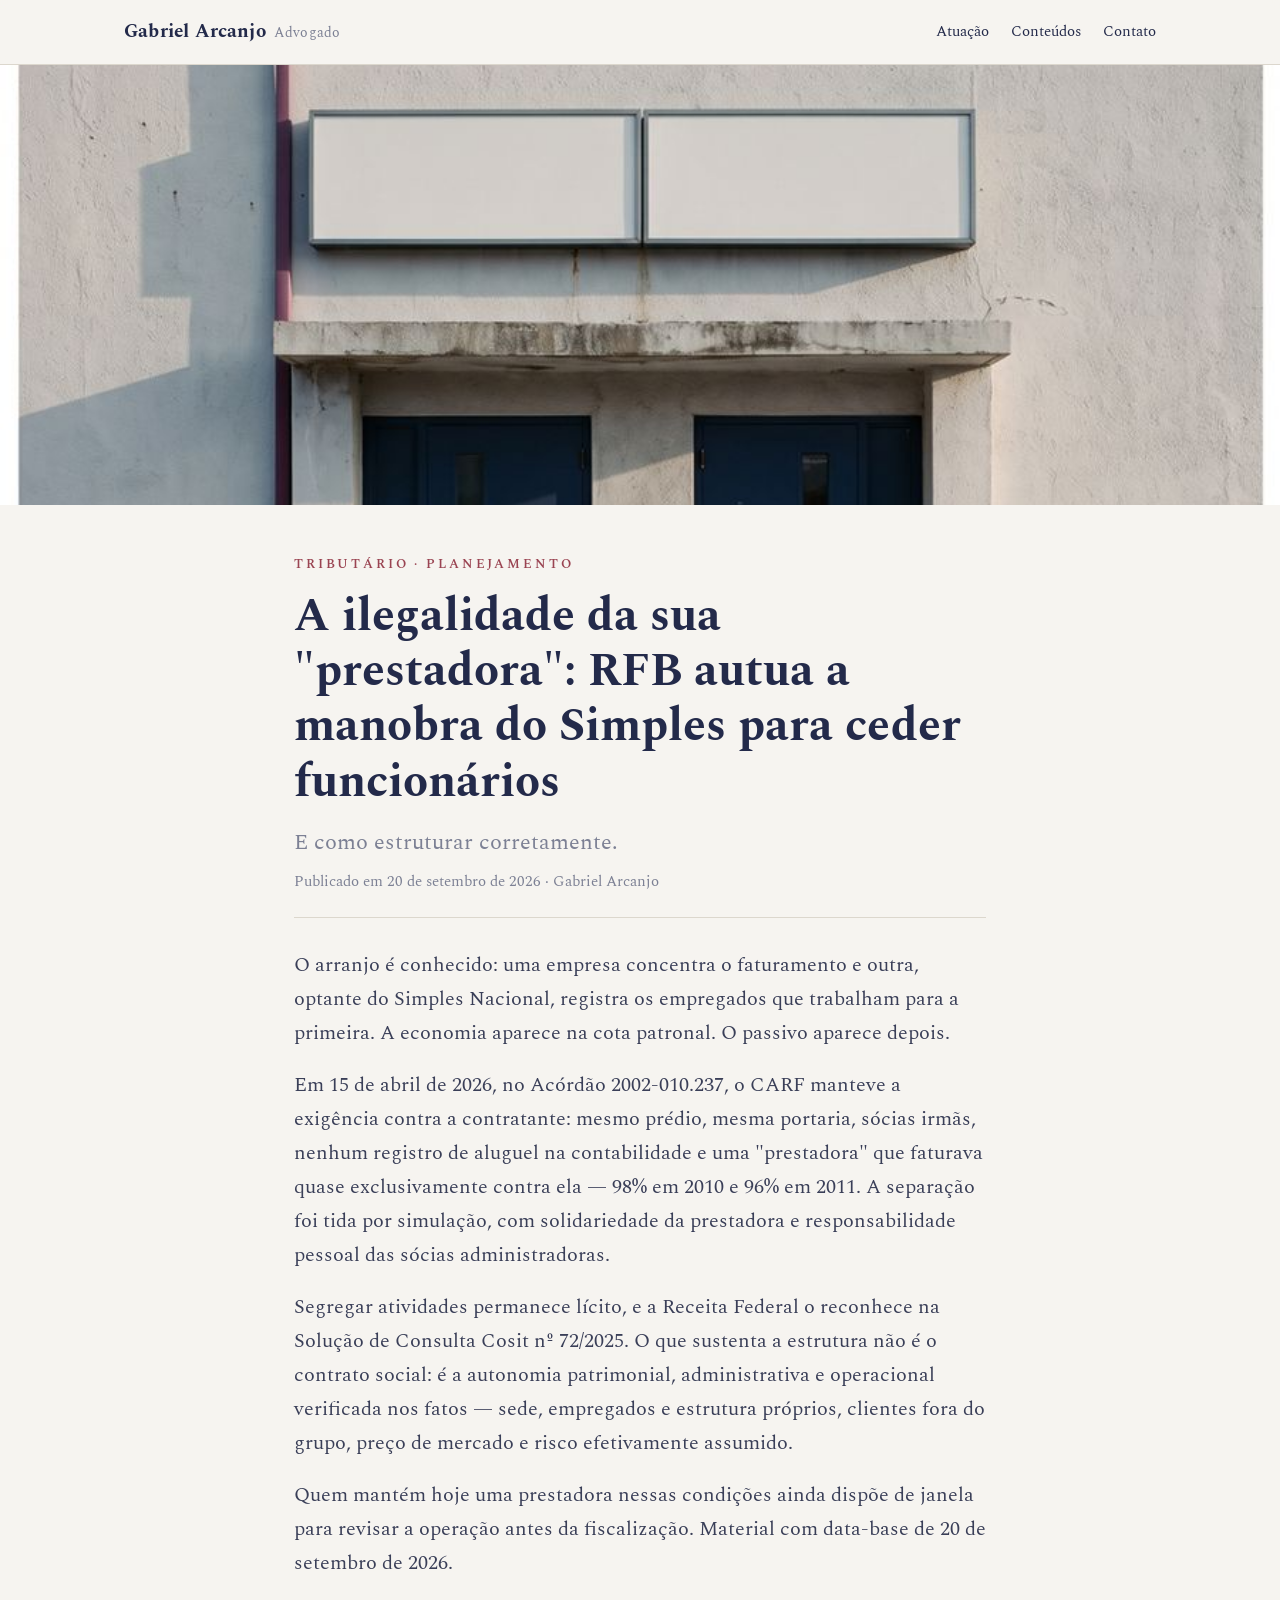
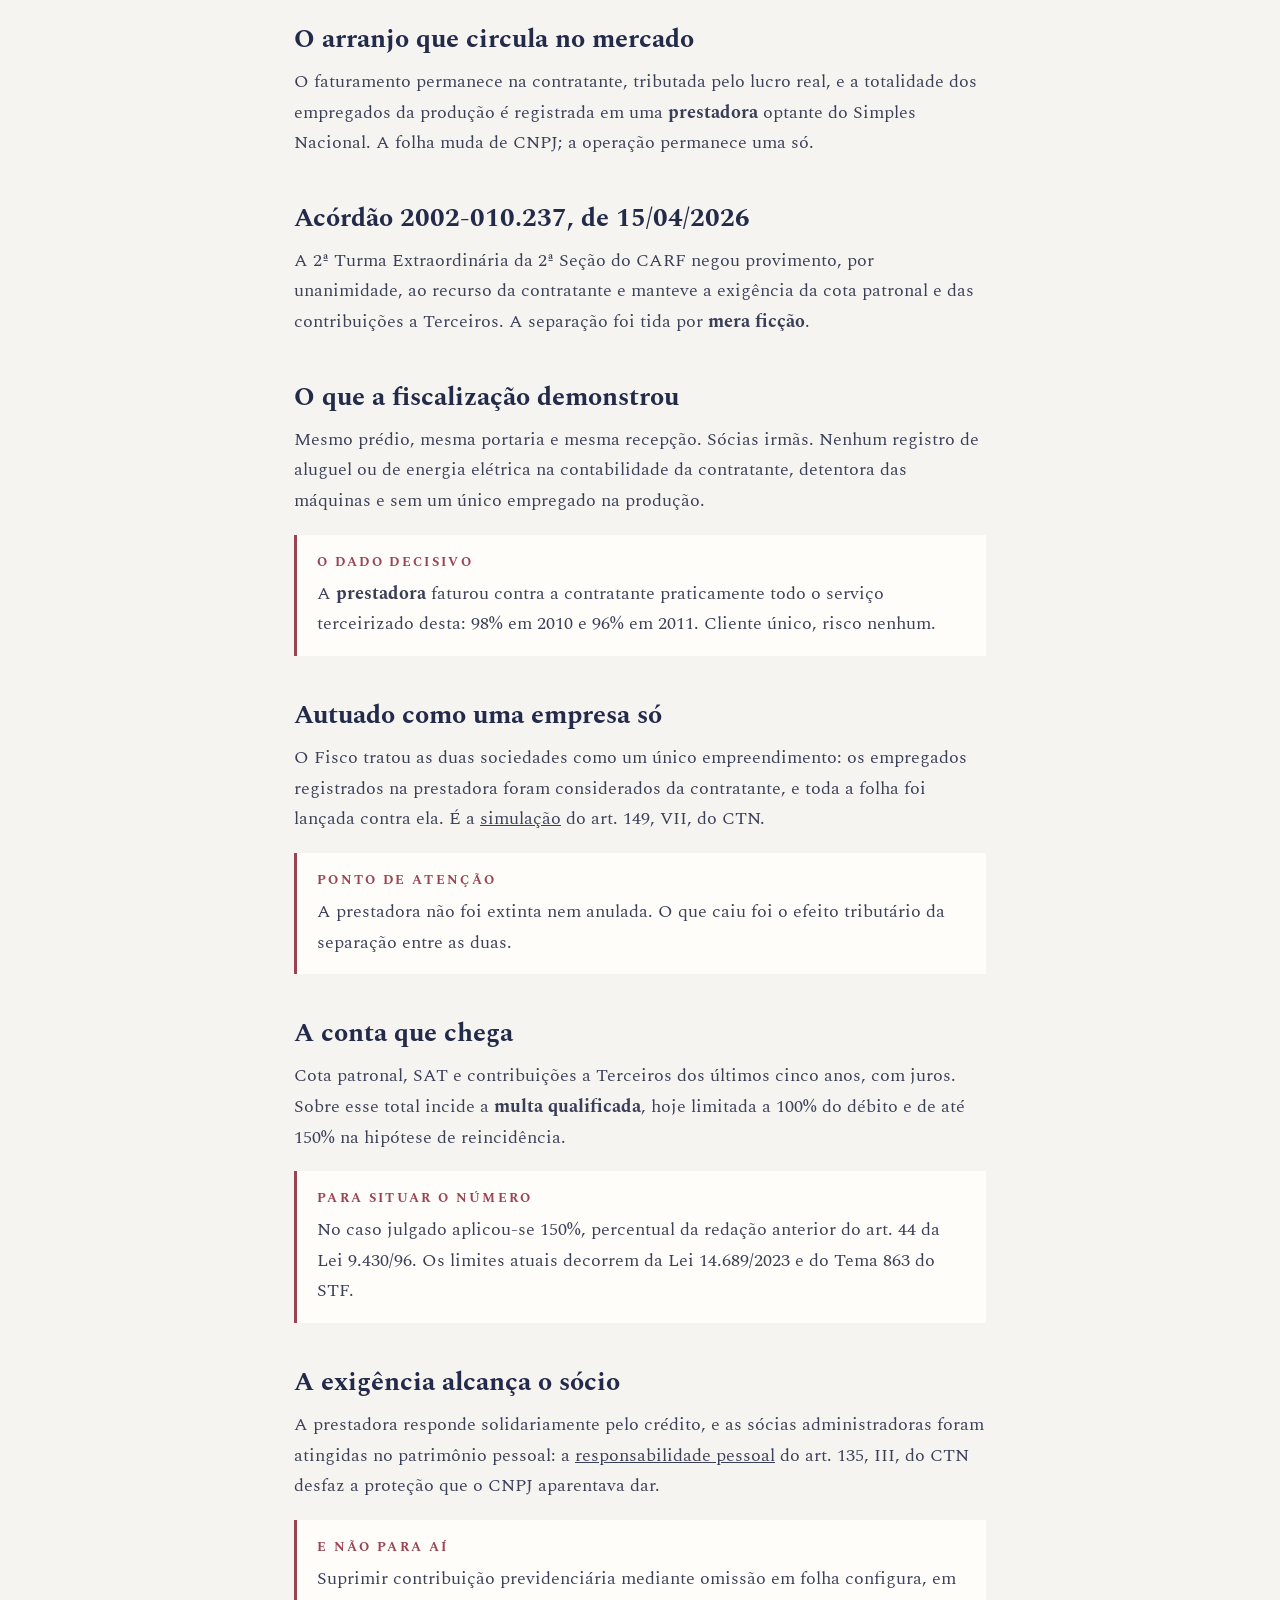
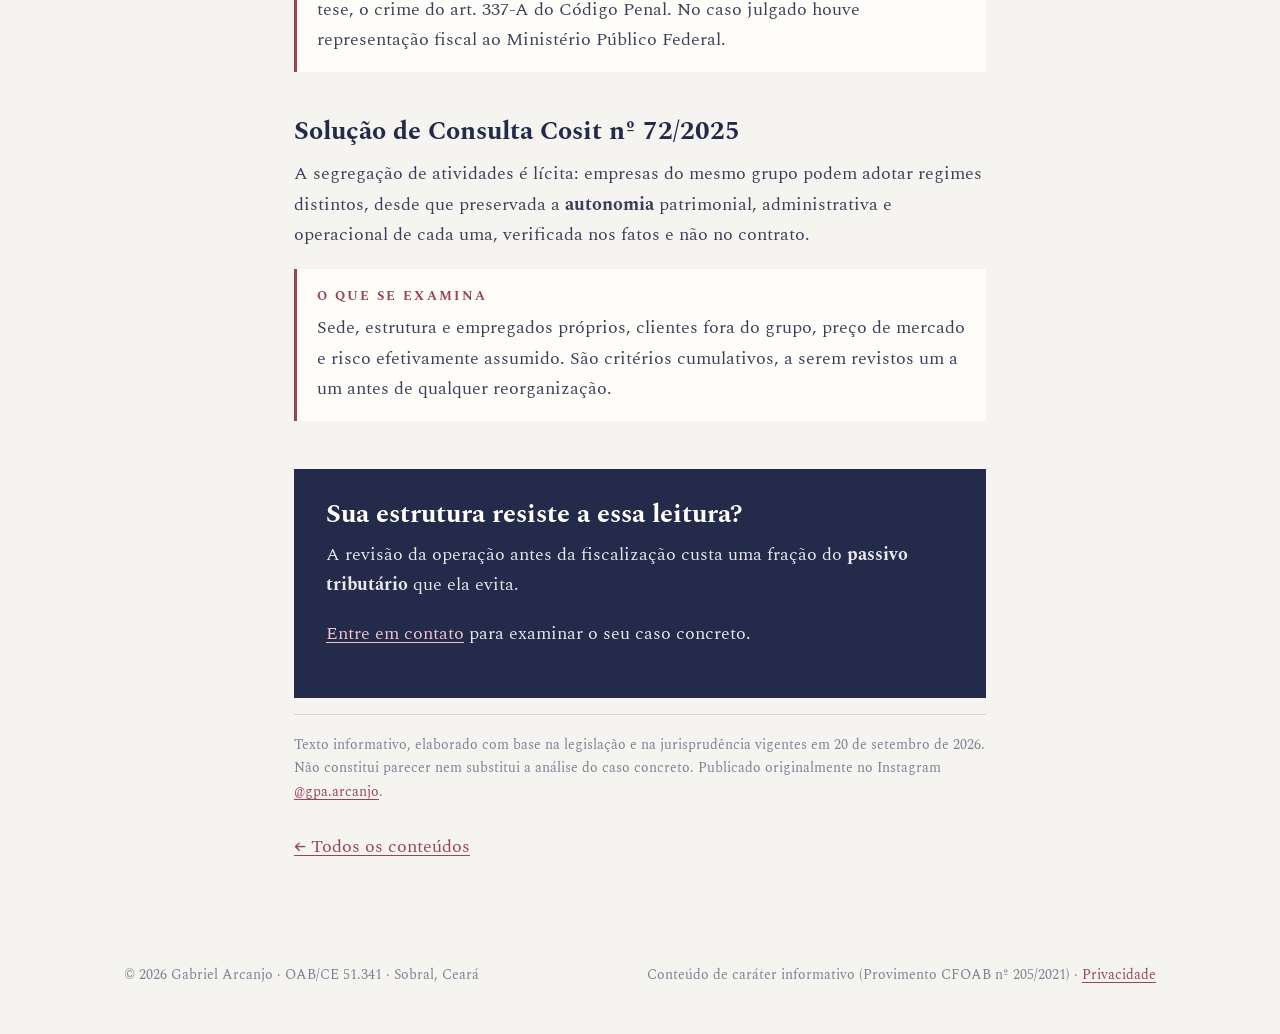
<file: conteudos/prestadora-simples-cessao-simulacao.html>
<!DOCTYPE html>
<html lang="pt-BR">
<head>
<meta charset="utf-8">
<meta name="viewport" content="width=device-width, initial-scale=1">
<title>A ilegalidade da sua &quot;prestadora&quot;: RFB autua a manobra do Simples para ceder funcionários — Gabriel Arcanjo</title>
<meta name="description" content="E como estruturar corretamente.">
<meta property="og:title" content="A ilegalidade da sua &quot;prestadora&quot;: RFB autua a manobra do Simples para ceder funcionários — Gabriel Arcanjo">
<meta property="og:description" content="E como estruturar corretamente.">
<meta property="og:type" content="website">
<link rel="preconnect" href="https://fonts.googleapis.com">
<link rel="preconnect" href="https://fonts.gstatic.com" crossorigin>
<link href="https://fonts.googleapis.com/css2?family=Spectral:ital,wght@0,400;0,600;0,700;1,400&display=swap" rel="stylesheet">
<link rel="stylesheet" href="../estilo.css">
</head>
<body>
<header class="topo"><div class="envelope">
  <a class="marca" href="../index.html">Gabriel Arcanjo<small>Advogado</small></a>
  <nav class="menu"><a href="../index.html#atuacao">Atuação</a><a href="../conteudos/index.html">Conteúdos</a><a href="../index.html#contato">Contato</a></nav>
</div></header>
<img class="artigo-capa" src="../img/2026-09-20_prestadora-simples-cessao-simulacao-foto.jpg" alt="">
<article class="artigo">
<div class="rubrica">Tributário · Planejamento</div>
<h1>A ilegalidade da sua <strong>"prestadora"</strong>: RFB autua a manobra do Simples para ceder funcionários</h1>
<p class="lead">E como estruturar corretamente.</p>
<div class="meta">Publicado em 20 de setembro de 2026 · Gabriel Arcanjo</div>
<div class="abertura"><p>O arranjo é conhecido: uma empresa concentra o faturamento e outra, optante do Simples Nacional, registra os empregados que trabalham para a primeira. A economia aparece na cota patronal. O passivo aparece depois.</p><p>Em 15 de abril de 2026, no Acórdão 2002-010.237, o CARF manteve a exigência contra a contratante: mesmo prédio, mesma portaria, sócias irmãs, nenhum registro de aluguel na contabilidade e uma "prestadora" que faturava quase exclusivamente contra ela — 98% em 2010 e 96% em 2011. A separação foi tida por simulação, com solidariedade da prestadora e responsabilidade pessoal das sócias administradoras.</p><p>Segregar atividades permanece lícito, e a Receita Federal o reconhece na Solução de Consulta Cosit nº 72/2025. O que sustenta a estrutura não é o contrato social: é a autonomia patrimonial, administrativa e operacional verificada nos fatos — sede, empregados e estrutura próprios, clientes fora do grupo, preço de mercado e risco efetivamente assumido.</p><p>Quem mantém hoje uma prestadora nessas condições ainda dispõe de janela para revisar a operação antes da fiscalização. Material com data-base de 20 de setembro de 2026.</p></div>
<h2>O arranjo que circula no mercado</h2>
<p>O faturamento permanece na contratante, tributada pelo lucro real, e a totalidade dos empregados da produção é registrada em uma <strong>prestadora</strong> optante do Simples Nacional. A folha muda de CNPJ; a operação permanece uma só.</p>
<h2>Acórdão 2002-010.237, de 15/04/2026</h2>
<p>A 2ª Turma Extraordinária da 2ª Seção do CARF negou provimento, por unanimidade, ao recurso da contratante e manteve a exigência da cota patronal e das contribuições a Terceiros. A separação foi tida por <strong>mera ficção</strong>.</p>
<h2>O que a fiscalização demonstrou</h2>
<p>Mesmo prédio, mesma portaria e mesma recepção. Sócias irmãs. Nenhum registro de aluguel ou de energia elétrica na contabilidade da contratante, detentora das máquinas e sem um único empregado na produção.</p>
<div class="nota"><b>O dado decisivo</b>A <strong>prestadora</strong> faturou contra a contratante praticamente todo o serviço terceirizado desta: 98% em 2010 e 96% em 2011. Cliente único, risco nenhum.</div>
<h2>Autuado como uma empresa só</h2>
<p>O Fisco tratou as duas sociedades como um único empreendimento: os empregados registrados na prestadora foram considerados da contratante, e toda a folha foi lançada contra ela. É a <u>simulação</u> do art. 149, VII, do CTN.</p>
<div class="nota"><b>Ponto de atenção</b>A prestadora não foi extinta nem anulada. O que caiu foi o efeito tributário da separação entre as duas.</div>
<h2>A conta que chega</h2>
<p>Cota patronal, SAT e contribuições a Terceiros dos últimos cinco anos, com juros. Sobre esse total incide a <strong>multa qualificada</strong>, hoje limitada a 100% do débito e de até 150% na hipótese de reincidência.</p>
<div class="nota"><b>Para situar o número</b>No caso julgado aplicou-se 150%, percentual da redação anterior do art. 44 da Lei 9.430/96. Os limites atuais decorrem da Lei 14.689/2023 e do Tema 863 do STF.</div>
<h2>A exigência alcança o sócio</h2>
<p>A prestadora responde solidariamente pelo crédito, e as sócias administradoras foram atingidas no patrimônio pessoal: a <u>responsabilidade pessoal</u> do art. 135, III, do CTN desfaz a proteção que o CNPJ aparentava dar.</p>
<div class="nota"><b>E não para aí</b>Suprimir contribuição previdenciária mediante omissão em folha configura, em tese, o crime do art. 337-A do Código Penal. No caso julgado houve representação fiscal ao Ministério Público Federal.</div>
<h2>Solução de Consulta Cosit nº 72/2025</h2>
<p>A segregação de atividades é lícita: empresas do mesmo grupo podem adotar regimes distintos, desde que preservada a <strong>autonomia</strong> patrimonial, administrativa e operacional de cada uma, verificada nos fatos e não no contrato.</p>
<div class="nota"><b>O que se examina</b>Sede, estrutura e empregados próprios, clientes fora do grupo, preço de mercado e risco efetivamente assumido. São critérios cumulativos, a serem revistos um a um antes de qualquer reorganização.</div>
<div class="fecho"><h2>Sua estrutura resiste a essa leitura?</h2><p>A revisão da operação antes da fiscalização custa uma fração do <strong>passivo tributário</strong> que ela evita.</p><p><a href="../index.html#contato">Entre em contato</a> para examinar o seu caso concreto.</p></div>
<p class="aviso">Texto informativo, elaborado com base na legislação e na jurisprudência vigentes em 20 de setembro de 2026. Não constitui parecer nem substitui a análise do caso concreto. Publicado originalmente no Instagram <a href="https://www.instagram.com/gpa.arcanjo/">@gpa.arcanjo</a>.</p>
<a class="voltar" href="index.html">← Todos os conteúdos</a></article>
<footer class="rodape"><div class="envelope">
  <div>© 2026 Gabriel Arcanjo · OAB/CE 51.341 · Sobral, Ceará</div>
  <div>Conteúdo de caráter informativo (Provimento CFOAB nº 205/2021) · <a href="../privacidade.html">Privacidade</a></div>
</div></footer>
</body>
</html>
</file>
<file: estilo.css>
:root{--bg:#f6f4f0;--papel:#fffdf9;--tinta:#232a4a;--texto:#3a3f58;--vinho:#9a4452;--linha:#dcd7cd;--suave:#7c8094;
--serif:"Spectral",Georgia,"Times New Roman",serif}
*{box-sizing:border-box}html{scroll-behavior:smooth}
body{margin:0;background:var(--bg);color:var(--texto);font:18px/1.7 var(--serif);-webkit-font-smoothing:antialiased}
a{color:var(--vinho);text-underline-offset:3px}a:hover{color:var(--tinta)}
img{max-width:100%;display:block}
.envelope{max-width:1080px;margin:0 auto;padding:0 24px}
.topo{position:sticky;top:0;z-index:5;background:rgba(246,244,240,.94);backdrop-filter:blur(6px);border-bottom:1px solid var(--linha)}
.topo .envelope{display:flex;align-items:center;justify-content:space-between;height:64px;gap:16px}
.marca{white-space:nowrap;font-weight:700;color:var(--tinta);text-decoration:none;font-size:19px;letter-spacing:.01em}
.marca small{font-weight:400;color:var(--suave);margin-left:8px;font-size:14px}
.menu{display:flex;gap:22px;font-size:15px}.menu a{color:var(--tinta);text-decoration:none}.menu a:hover{color:var(--vinho)}
.rubrica{font-size:13px;letter-spacing:.22em;text-transform:uppercase;color:var(--vinho);font-weight:600}
h1,h2,h3{color:var(--tinta);line-height:1.2;margin:0}
h1{font-size:clamp(34px,5vw,54px);font-weight:700}
h2{font-size:clamp(26px,3.4vw,36px);font-weight:700}
h3{font-size:22px;font-weight:700}
.heroi{padding:72px 0 64px;border-bottom:1px solid var(--linha)}
.heroi .envelope{display:grid;grid-template-columns:1fr 300px;gap:56px;align-items:center}
.heroi p.oab{color:var(--suave);margin:10px 0 24px;font-size:17px}
.heroi p.intro{font-size:21px;line-height:1.6;max-width:560px;margin:0 0 32px}
.foto{width:300px;height:300px;border-radius:50%;object-fit:cover;border:6px solid var(--papel);box-shadow:0 18px 40px rgba(35,42,74,.18)}
.botoes{display:flex;gap:14px;flex-wrap:wrap}
.botao{display:inline-block;padding:12px 22px;border-radius:2px;font-size:16px;text-decoration:none;border:1px solid var(--tinta)}
.botao.cheio{background:var(--tinta);color:#fff}.botao.cheio:hover{background:var(--vinho);border-color:var(--vinho);color:#fff}
.botao.vazio{color:var(--tinta)}.botao.vazio:hover{border-color:var(--vinho);color:var(--vinho)}
section.bloco{padding:72px 0;border-bottom:1px solid var(--linha)}
.cabeca{display:flex;align-items:end;justify-content:space-between;gap:24px;margin-bottom:36px}
.cabeca p{margin:8px 0 0;color:var(--suave);max-width:560px}
.grade-areas{display:grid;grid-template-columns:repeat(2,1fr);gap:1px;background:var(--linha);border:1px solid var(--linha)}
.area{background:var(--papel);padding:30px 30px 28px}
.area .num{font-size:14px;color:var(--vinho);letter-spacing:.18em}
.area h3{margin:8px 0 10px}.area p{margin:0;font-size:17px}
.grade-conteudos{display:grid;grid-template-columns:repeat(3,1fr);gap:28px}
.cartao{background:var(--papel);border:1px solid var(--linha);text-decoration:none;color:inherit;display:flex;flex-direction:column;transition:transform .15s,box-shadow .15s}
.cartao:hover{transform:translateY(-3px);box-shadow:0 14px 30px rgba(35,42,74,.12)}
.cartao img{aspect-ratio:900/533;object-fit:cover;width:100%}
.cartao .corpo{padding:20px 22px 24px;display:flex;flex-direction:column;gap:10px;flex:1}
.cartao h3{font-size:21px}.cartao .data{font-size:14px;color:var(--suave);margin-top:auto}
.contato .envelope{display:grid;grid-template-columns:1fr 1fr;gap:48px}
.contato ul{list-style:none;padding:0;margin:0;font-size:19px}.contato li{padding:14px 0;border-bottom:1px solid var(--linha)}
.contato li span{display:block;font-size:13px;letter-spacing:.18em;text-transform:uppercase;color:var(--suave)}
.rodape{padding:36px 0 48px;font-size:14px;color:var(--suave)}
.rodape .envelope{display:flex;justify-content:space-between;gap:24px;flex-wrap:wrap}
/* artigo */
.artigo-capa{max-height:440px;width:100%;object-fit:cover}
.artigo{max-width:740px;margin:0 auto;padding:48px 24px 24px}
.artigo h1{font-size:clamp(30px,4.4vw,46px);margin:14px 0 14px}
.artigo .lead{font-size:22px;color:var(--suave);margin:0 0 8px}
.artigo .meta{font-size:15px;color:var(--suave);border-bottom:1px solid var(--linha);padding-bottom:22px;margin-bottom:30px}
.artigo .abertura p{font-size:20px}
.artigo h2{font-size:26px;margin:44px 0 12px}
.artigo p{margin:0 0 18px}
.nota{border-left:3px solid var(--vinho);background:var(--papel);padding:16px 20px;margin:4px 0 22px}
.nota b{display:block;font-size:13px;letter-spacing:.18em;text-transform:uppercase;color:var(--vinho);margin-bottom:6px}
.fecho{background:var(--tinta);color:#e9e8ef;padding:30px 32px;margin:48px 0 16px}
.fecho h2{color:#fff;margin:0 0 10px}.fecho a{color:#f0c6cc}
.aviso{font-size:14px;color:var(--suave);border-top:1px solid var(--linha);padding-top:18px;margin-top:30px}
.voltar{display:inline-block;margin:10px 0 40px}
@media (max-width:860px){.heroi .envelope{grid-template-columns:1fr;gap:28px}.foto{width:190px;height:190px;order:-1}
.grade-areas{grid-template-columns:1fr}.grade-conteudos{grid-template-columns:1fr}.contato .envelope{grid-template-columns:1fr}
.menu{gap:14px;font-size:14px}.marca small{display:none}.cabeca{display:block}}
</file>
